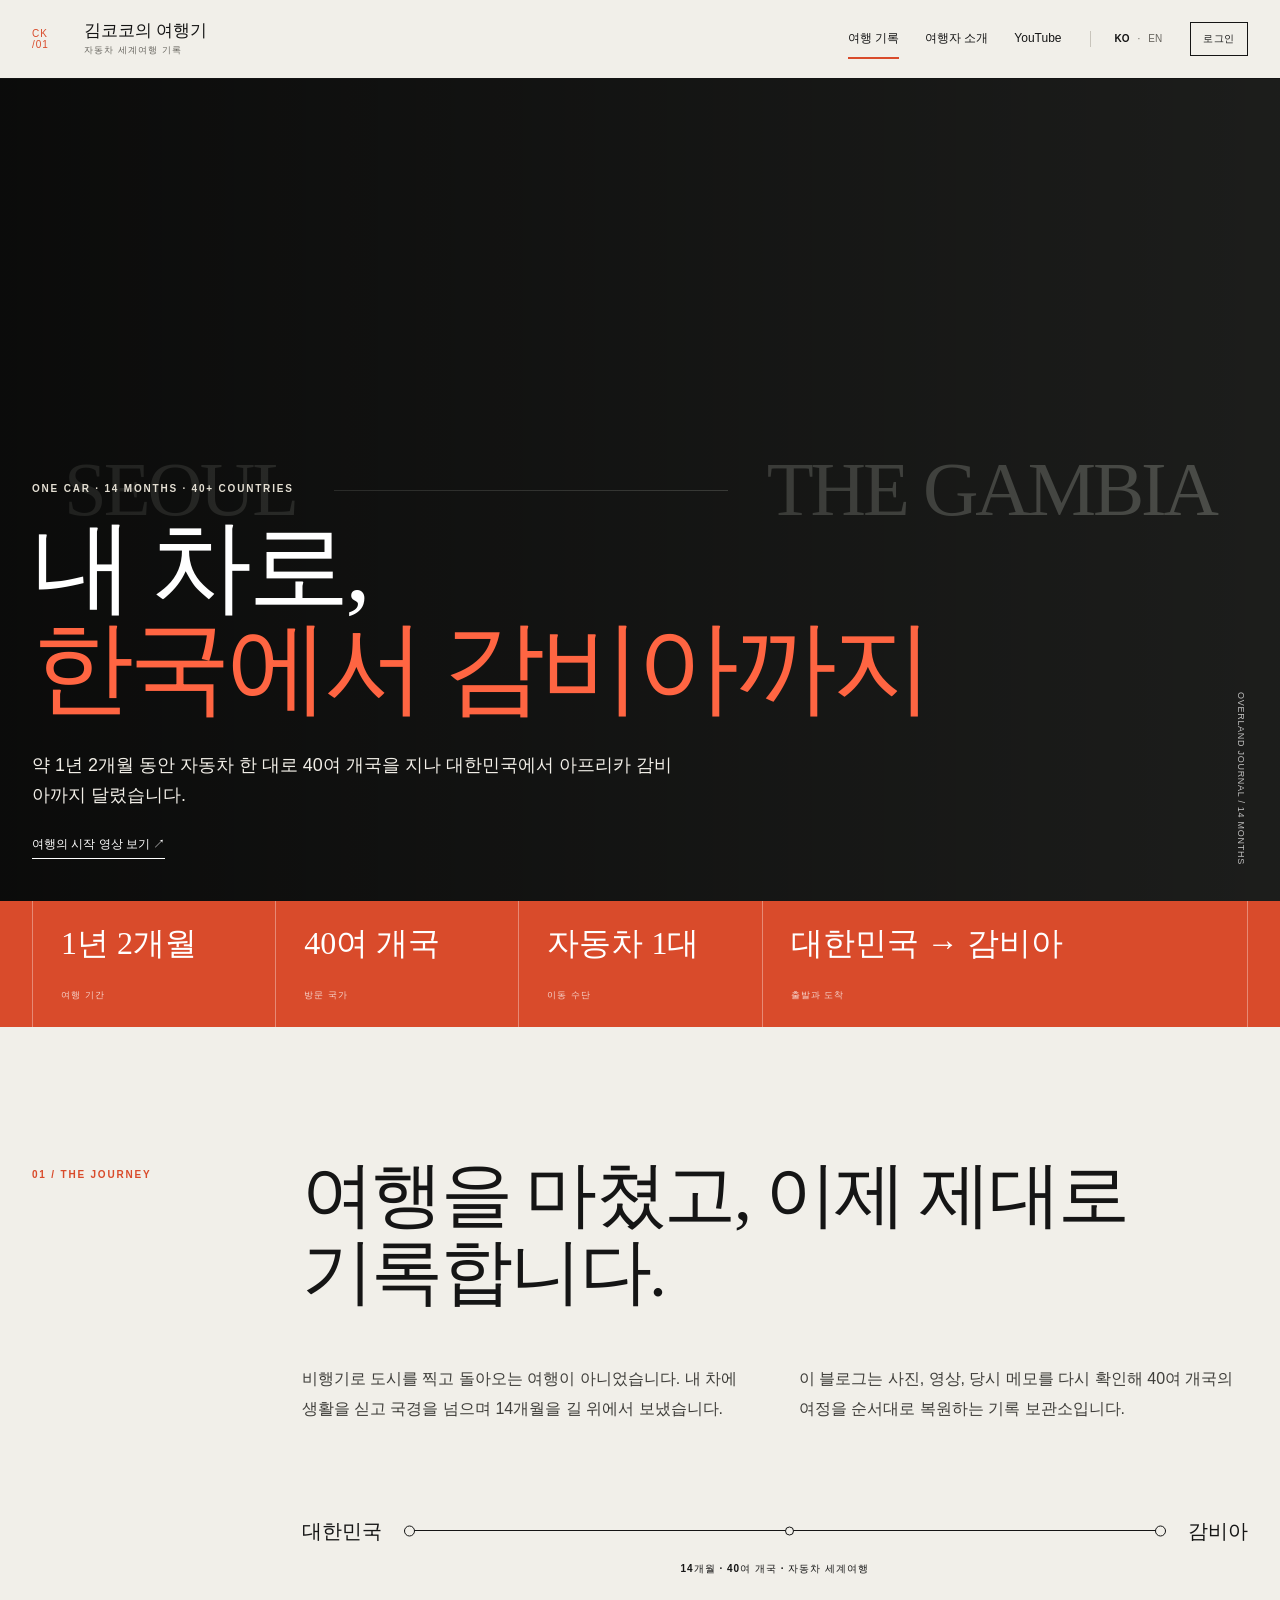
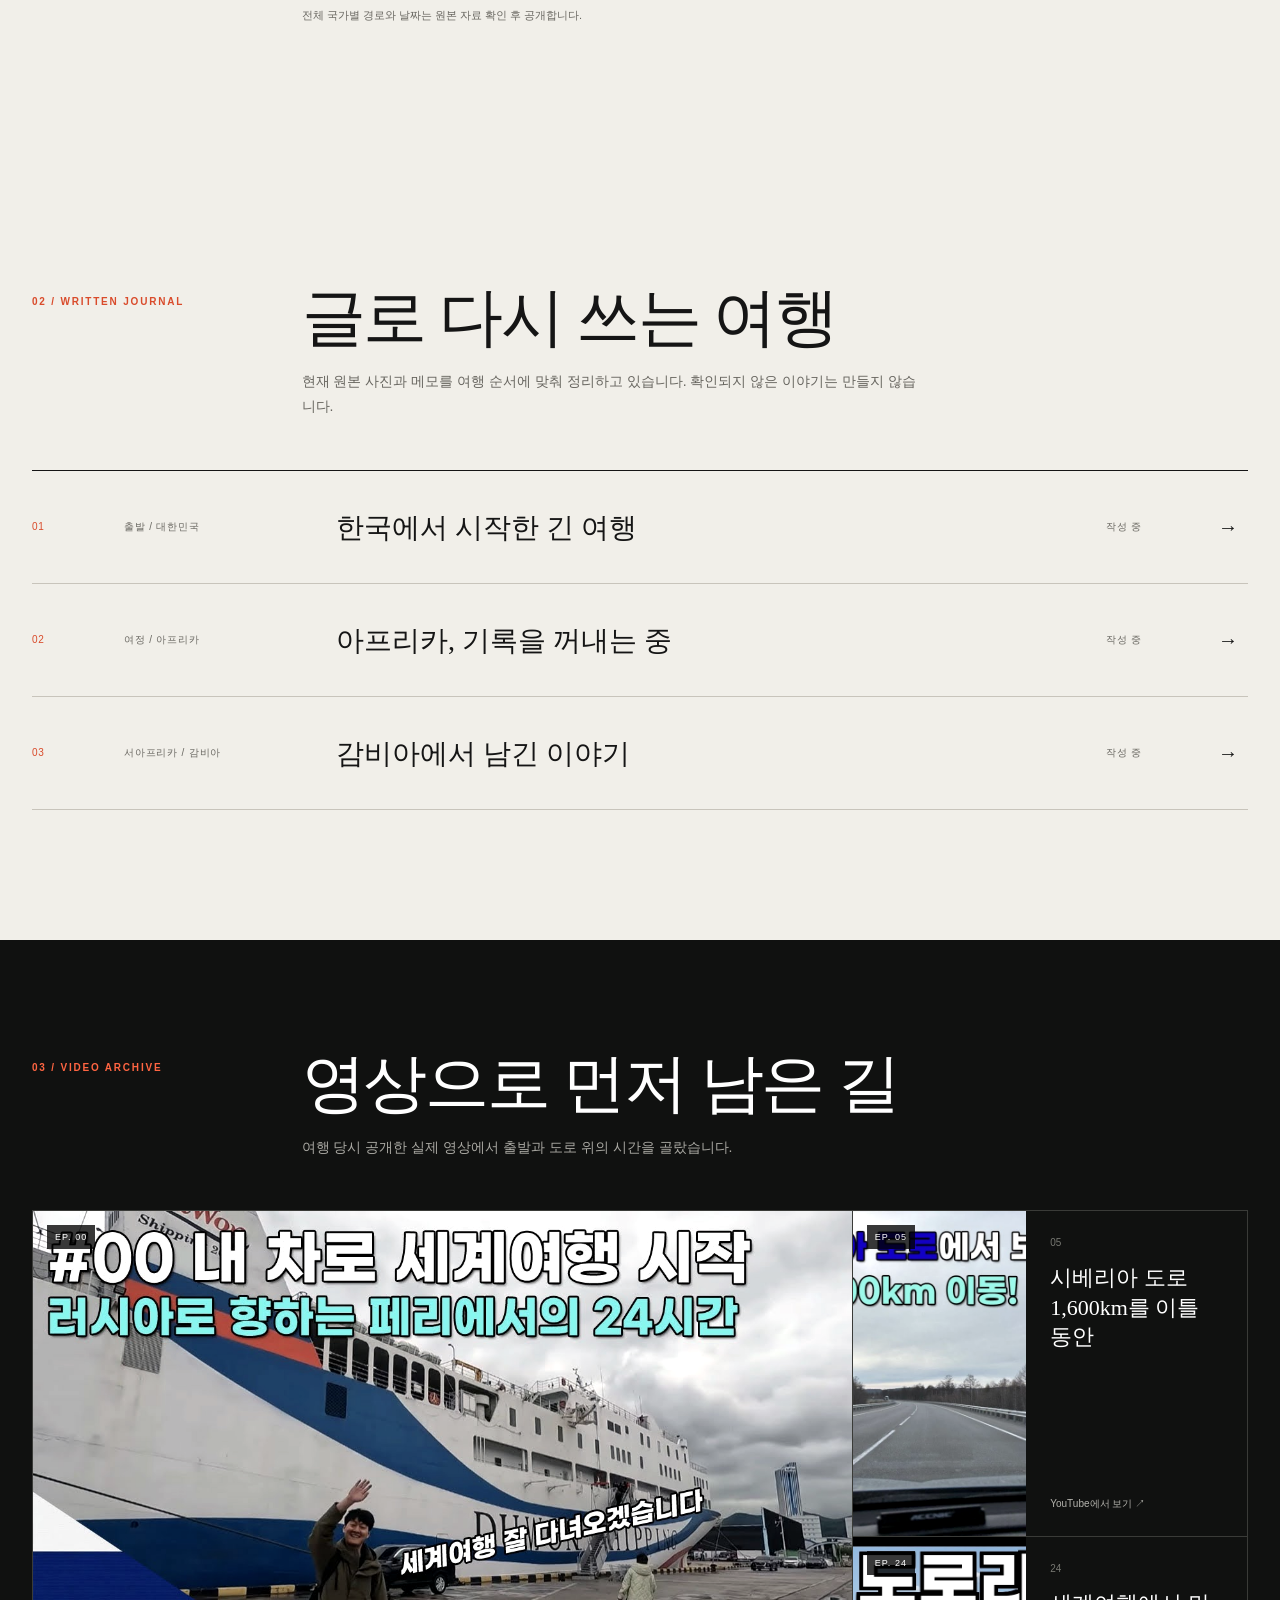
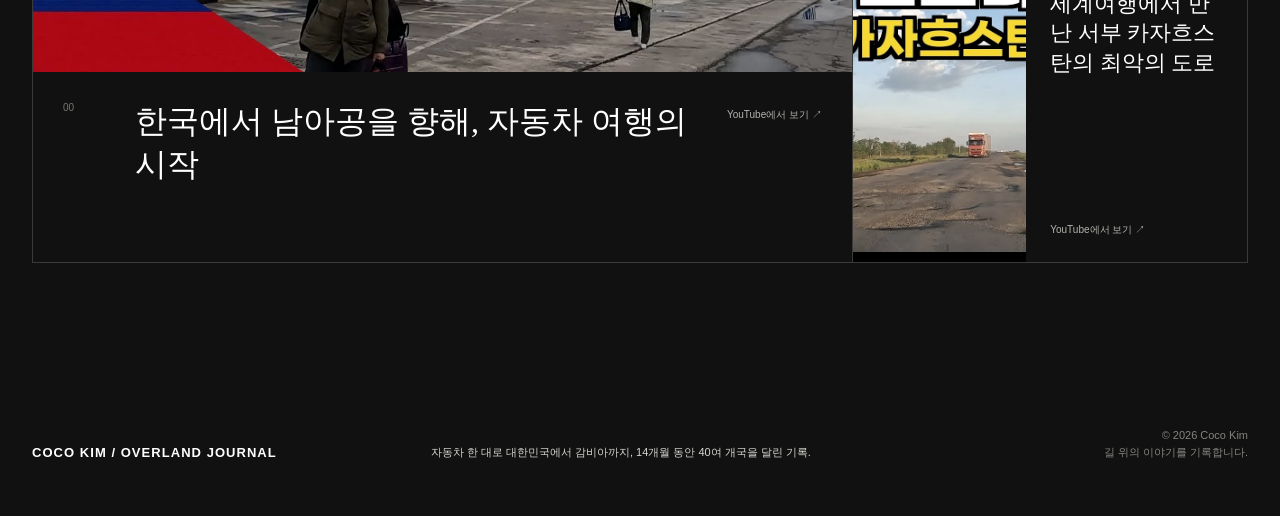
<file: index.html>
<!DOCTYPE html><html lang="ko"><head><meta charset="UTF-8"><meta name="viewport" content="width=device-width"><meta http-equiv="Content-Security-Policy" content="default-src 'self'; script-src 'self'; style-src 'self' 'unsafe-inline' https://fonts.googleapis.com; font-src 'self' https://fonts.gstatic.com; img-src 'self' data: https://uatiuccruclbvessngmr.supabase.co; connect-src 'self' https://uatiuccruclbvessngmr.supabase.co; object-src 'none'; frame-src 'none'; base-uri 'self'; form-action 'self'; upgrade-insecure-requests"><meta name="description" content="자동차로 약 1년 2개월 동안 대한민국에서 아프리카 감비아까지 40여 개국을 여행한 김코코의 기록"><meta name="theme-color" content="#f6f1e8"><meta property="og:title" content="김코코의 여행기"><meta property="og:description" content="자동차로 약 1년 2개월 동안 대한민국에서 아프리카 감비아까지 40여 개국을 여행한 김코코의 기록"><meta property="og:type" content="website"><meta property="og:url" content="https://cocokim1.github.io/"><link rel="canonical" href="https://cocokim1.github.io/"><link rel="alternate" hreflang="en" href="https://cocokim1.github.io/en/"><link rel="alternate" hreflang="ko" href="https://cocokim1.github.io/"><link rel="icon" href="/favicon.svg" type="image/svg+xml"><title>김코코의 여행기</title><link rel="stylesheet" href="/_astro/BaseLayout.C63br9T7.css"></head><body><a class="skip-link" href="#content">본문으로 건너뛰기</a><header class="site-header"><div class="header-inner"><a class="brand" href="/" aria-label="김코코의 여행기 home"><span class="brand-index" aria-hidden="true">CK<br>/01</span><span><strong data-cms-key="global.brand.ko">김코코의 여행기</strong><small data-cms-key="global.tagline.ko">자동차 세계여행 기록</small></span></a><div class="header-actions"><nav aria-label="주요 메뉴"><a class="active" href="/" data-cms-key="global.nav.journal.ko">여행 기록</a><a href="/about/" data-cms-key="global.nav.about.ko">여행자 소개</a><a href="https://www.youtube.com/@CocoKimTravels" target="_blank" rel="noreferrer" data-cms-key="global.youtube.url" data-cms-attr="href">YouTube<span class="sr-only"> 새 창</span></a></nav><div class="language-switch" aria-label="언어 선택"><a class="active" href="/" lang="ko" aria-current="page">KO</a><span aria-hidden="true">·</span><a href="/en/" lang="en">EN</a></div><a class="admin-entry" href="/admin/" aria-label="관리자 로그인">로그인</a></div></div></header><main id="content"><section class="journey-hero"><div class="hero-placeholder" aria-hidden="true" data-cms-key="home.hero.image" data-cms-attr="background"><span>SEOUL</span><i></i><span>THE GAMBIA</span></div><div class="hero-shade"></div><div class="hero-inner shell"><p class="hero-kicker" data-cms-key="home.hero.kicker">ONE CAR · 14 MONTHS · 40+ COUNTRIES</p><h1><span data-cms-key="home.hero.title.ko">내 차로,</span><br><em data-cms-key="home.hero.emphasis.ko">한국에서 감비아까지</em></h1><p class="hero-lead" data-cms-key="home.hero.lead.ko">약 1년 2개월 동안 자동차 한 대로 40여 개국을 지나 대한민국에서 아프리카 감비아까지 달렸습니다.</p><a class="text-link text-link-light" href="https://www.youtube.com/watch?v=zLHWSSAx2ds" target="_blank" rel="noreferrer" data-cms-key="home.hero.link" data-cms-attr="href"><span data-cms-key="home.hero.linklabel.ko">여행의 시작 영상 보기</span> ↗</a><p class="image-credit" data-cms-key="home.hero.credit">OVERLAND JOURNAL / 14 MONTHS</p></div></section><section class="fact-strip" aria-label="여행 핵심 정보"><dl class="shell"><div><dt data-cms-key="home.fact.durationlabel.ko">여행 기간</dt><dd data-cms-key="home.fact.duration.ko">1년 2개월</dd></div><div><dt data-cms-key="home.fact.countrieslabel.ko">방문 국가</dt><dd data-cms-key="home.fact.countries.ko">40여 개국</dd></div><div><dt data-cms-key="home.fact.vehiclelabel.ko">이동 수단</dt><dd data-cms-key="home.fact.vehicle.ko">자동차 1대</dd></div><div><dt data-cms-key="home.fact.routelabel.ko">출발과 도착</dt><dd data-cms-key="home.fact.route.ko">대한민국 → 감비아</dd></div></dl></section><section class="journey-statement shell"><p class="section-code">01 / <span data-cms-key="home.intro.label.ko">THE JOURNEY</span></p><div class="statement-body"><h2 data-cms-key="home.intro.title.ko">여행을 마쳤고, 이제 제대로 기록합니다.</h2><div class="statement-copy"><p data-cms-key="home.intro.p1.ko">비행기로 도시를 찍고 돌아오는 여행이 아니었습니다. 내 차에 생활을 싣고 국경을 넘으며 14개월을 길 위에서 보냈습니다.</p><p data-cms-key="home.intro.p2.ko">이 블로그는 사진, 영상, 당시 메모를 다시 확인해 40여 개국의 여정을 순서대로 복원하는 기록 보관소입니다.</p></div><div class="route-axis" aria-label="대한민국 → 감비아"><strong data-cms-key="home.route.start.ko">대한민국</strong><span><i></i></span><strong data-cms-key="home.route.end.ko">감비아</strong></div><p class="route-middle" data-cms-key="home.route.middle.ko">14개월 · 40여 개국 · 자동차 세계여행</p><p class="route-note" data-cms-key="home.route.note.ko">전체 국가별 경로와 날짜는 원본 자료 확인 후 공개합니다.</p></div></section><section class="written-journal shell" id="journey"><header class="journal-header"><p class="section-code">02 / <span data-cms-key="home.journal.label.ko">WRITTEN JOURNAL</span></p><div><h2 data-cms-key="home.journal.title.ko">글로 다시 쓰는 여행</h2><p data-cms-key="home.journal.note.ko">현재 원본 사진과 메모를 여행 순서에 맞춰 정리하고 있습니다. 확인되지 않은 이야기는 만들지 않습니다.</p></div></header><ol class="journal-list" data-cms-post-list><li data-post-slug="00-journey-begins"><a href="/travel/00-journey-begins/" aria-label="한국에서 시작한 긴 여행 읽기"><span class="journal-number">01</span><span class="journal-place">출발 / 대한민국</span><span class="journal-title">한국에서 시작한 긴 여행</span><span class="journal-status">작성 중</span><span class="journal-arrow">→</span></a></li><li data-post-slug="01-africa"><a href="/travel/01-africa/" aria-label="아프리카, 기록을 꺼내는 중 읽기"><span class="journal-number">02</span><span class="journal-place">여정 / 아프리카</span><span class="journal-title">아프리카, 기록을 꺼내는 중</span><span class="journal-status">작성 중</span><span class="journal-arrow">→</span></a></li><li data-post-slug="02-gambia"><a href="/travel/02-gambia/" aria-label="감비아에서 남긴 이야기 읽기"><span class="journal-number">03</span><span class="journal-place">서아프리카 / 감비아</span><span class="journal-title">감비아에서 남긴 이야기</span><span class="journal-status">작성 중</span><span class="journal-arrow">→</span></a></li></ol></section><section class="video-archive"><div class="shell"><header class="archive-header"><p class="section-code">03 / <span data-cms-key="home.video.label.ko">VIDEO ARCHIVE</span></p><div><h2 data-cms-key="home.video.title.ko">영상으로 먼저 남은 길</h2><p data-cms-key="home.video.intro.ko">여행 당시 공개한 실제 영상에서 출발과 도로 위의 시간을 골랐습니다.</p></div></header><div class="video-grid"><article class="video-entry featured"><a href="https://www.youtube.com/watch?v=zLHWSSAx2ds" target="_blank" rel="noreferrer" data-cms-key="home.video.00.url" data-cms-attr="href"><div class="video-image"><img src="/images/journey/hero.jpg" alt="" loading="lazy" data-cms-key="home.video.00.image" data-cms-attr="src"><span>EP. 00</span></div><div class="video-copy"><p>00</p><h3 data-cms-key="home.video.00.title.ko">한국에서 남아공을 향해, 자동차 여행의 시작</h3><span><span data-cms-key="home.video.watch.ko">YouTube에서 보기</span> ↗</span></div></a></article><article class="video-entry"><a href="https://www.youtube.com/watch?v=GYE4Di8d1XQ" target="_blank" rel="noreferrer" data-cms-key="home.video.05.url" data-cms-attr="href"><div class="video-image"><img src="/images/journey/siberia.jpg" alt="" loading="lazy" data-cms-key="home.video.05.image" data-cms-attr="src"><span>EP. 05</span></div><div class="video-copy"><p>05</p><h3 data-cms-key="home.video.05.title.ko">시베리아 도로 1,600km를 이틀 동안</h3><span><span data-cms-key="home.video.watch.ko">YouTube에서 보기</span> ↗</span></div></a></article><article class="video-entry"><a href="https://www.youtube.com/watch?v=7oRPin5ScSc" target="_blank" rel="noreferrer" data-cms-key="home.video.24.url" data-cms-attr="href"><div class="video-image"><img src="/images/journey/road.jpg" alt="" loading="lazy" data-cms-key="home.video.24.image" data-cms-attr="src"><span>EP. 24</span></div><div class="video-copy"><p>24</p><h3 data-cms-key="home.video.24.title.ko">세계여행에서 만난 서부 카자흐스탄의 최악의 도로</h3><span><span data-cms-key="home.video.watch.ko">YouTube에서 보기</span> ↗</span></div></a></article></div></div></section></main><footer class="site-footer"><div class="footer-inner"><p class="footer-wordmark" data-cms-key="global.footer.wordmark">COCO KIM / OVERLAND JOURNAL</p><p data-cms-key="global.footer.ko">자동차 한 대로 대한민국에서 감비아까지, 14개월 동안 40여 개국을 달린 기록.</p><p class="copyright">© 2026 Coco Kim<br><span data-cms-key="global.footer.copy.ko">길 위의 이야기를 기록합니다.</span></p></div></footer><script type="module" src="/_astro/BaseLayout.astro_astro_type_script_index_0_lang.DFwBS9v-.js"></script></body></html>
</file>
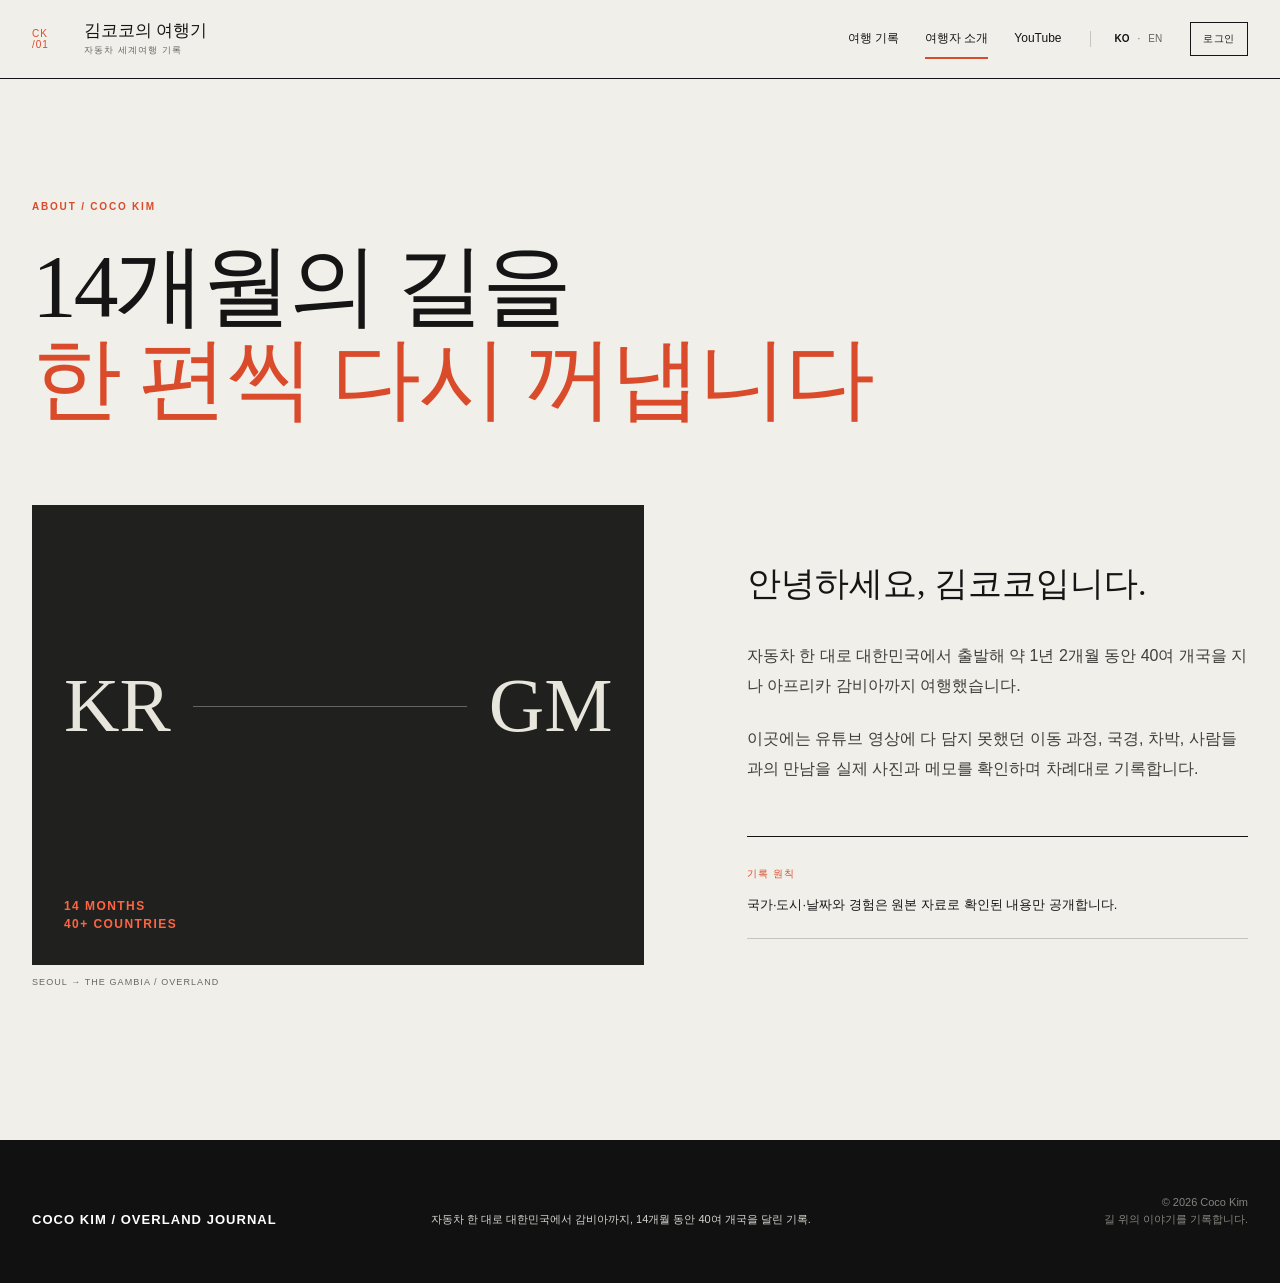
<file: about/index.html>
<!DOCTYPE html><html lang="ko"><head><meta charset="UTF-8"><meta name="viewport" content="width=device-width"><meta http-equiv="Content-Security-Policy" content="default-src 'self'; script-src 'self'; style-src 'self' 'unsafe-inline' https://fonts.googleapis.com; font-src 'self' https://fonts.gstatic.com; img-src 'self' data: https://uatiuccruclbvessngmr.supabase.co; connect-src 'self' https://uatiuccruclbvessngmr.supabase.co; object-src 'none'; frame-src 'none'; base-uri 'self'; form-action 'self'; upgrade-insecure-requests"><meta name="description" content="자동차로 14개월 동안 40여 개국을 여행한 김코코와 여행 기록 소개"><meta name="theme-color" content="#f6f1e8"><meta property="og:title" content="여행자 소개 | 김코코의 여행기"><meta property="og:description" content="자동차로 14개월 동안 40여 개국을 여행한 김코코와 여행 기록 소개"><meta property="og:type" content="website"><meta property="og:url" content="https://cocokim1.github.io/about/"><link rel="canonical" href="https://cocokim1.github.io/about/"><link rel="alternate" hreflang="en" href="https://cocokim1.github.io/en/about/"><link rel="alternate" hreflang="ko" href="https://cocokim1.github.io/about/"><link rel="icon" href="/favicon.svg" type="image/svg+xml"><title>여행자 소개 | 김코코의 여행기</title><link rel="stylesheet" href="/_astro/BaseLayout.C63br9T7.css"></head><body><a class="skip-link" href="#content">본문으로 건너뛰기</a><header class="site-header"><div class="header-inner"><a class="brand" href="/" aria-label="김코코의 여행기 home"><span class="brand-index" aria-hidden="true">CK<br>/01</span><span><strong data-cms-key="global.brand.ko">김코코의 여행기</strong><small data-cms-key="global.tagline.ko">자동차 세계여행 기록</small></span></a><div class="header-actions"><nav aria-label="주요 메뉴"><a href="/" data-cms-key="global.nav.journal.ko">여행 기록</a><a class="active" href="/about/" data-cms-key="global.nav.about.ko">여행자 소개</a><a href="https://www.youtube.com/@CocoKimTravels" target="_blank" rel="noreferrer" data-cms-key="global.youtube.url" data-cms-attr="href">YouTube<span class="sr-only"> 새 창</span></a></nav><div class="language-switch" aria-label="언어 선택"><a class="active" href="/about/" lang="ko" aria-current="page">KO</a><span aria-hidden="true">·</span><a href="/en/about/" lang="en">EN</a></div><a class="admin-entry" href="/admin/" aria-label="관리자 로그인">로그인</a></div></div></header><main id="content"><section class="about-page shell"><p class="section-code" data-cms-key="about.eyebrow">ABOUT / COCO KIM</p><h1><span data-cms-key="about.title.ko">14개월의 길을</span><br><em data-cms-key="about.emphasis.ko">한 편씩 다시 꺼냅니다</em></h1><div class="about-editorial"><figure><div class="about-route-art" aria-hidden="true" data-cms-key="about.image" data-cms-attr="background"><span>KR</span><i></i><span>GM</span><strong>14 MONTHS<br>40+ COUNTRIES</strong></div><figcaption data-cms-key="about.caption">SEOUL → THE GAMBIA / OVERLAND</figcaption></figure><div class="about-copy"><h2 data-cms-key="about.hello.ko">안녕하세요, 김코코입니다.</h2><p data-cms-key="about.p1.ko">자동차 한 대로 대한민국에서 출발해 약 1년 2개월 동안 40여 개국을 지나 아프리카 감비아까지 여행했습니다.</p><p data-cms-key="about.p2.ko">이곳에는 유튜브 영상에 다 담지 못했던 이동 과정, 국경, 차박, 사람들과의 만남을 실제 사진과 메모를 확인하며 차례대로 기록합니다.</p><aside><strong data-cms-key="about.noticetitle.ko">기록 원칙</strong><p data-cms-key="about.noticetext.ko">국가·도시·날짜와 경험은 원본 자료로 확인된 내용만 공개합니다.</p></aside></div></div></section></main><footer class="site-footer"><div class="footer-inner"><p class="footer-wordmark" data-cms-key="global.footer.wordmark">COCO KIM / OVERLAND JOURNAL</p><p data-cms-key="global.footer.ko">자동차 한 대로 대한민국에서 감비아까지, 14개월 동안 40여 개국을 달린 기록.</p><p class="copyright">© 2026 Coco Kim<br><span data-cms-key="global.footer.copy.ko">길 위의 이야기를 기록합니다.</span></p></div></footer><script type="module" src="/_astro/BaseLayout.astro_astro_type_script_index_0_lang.DFwBS9v-.js"></script></body></html>
</file>
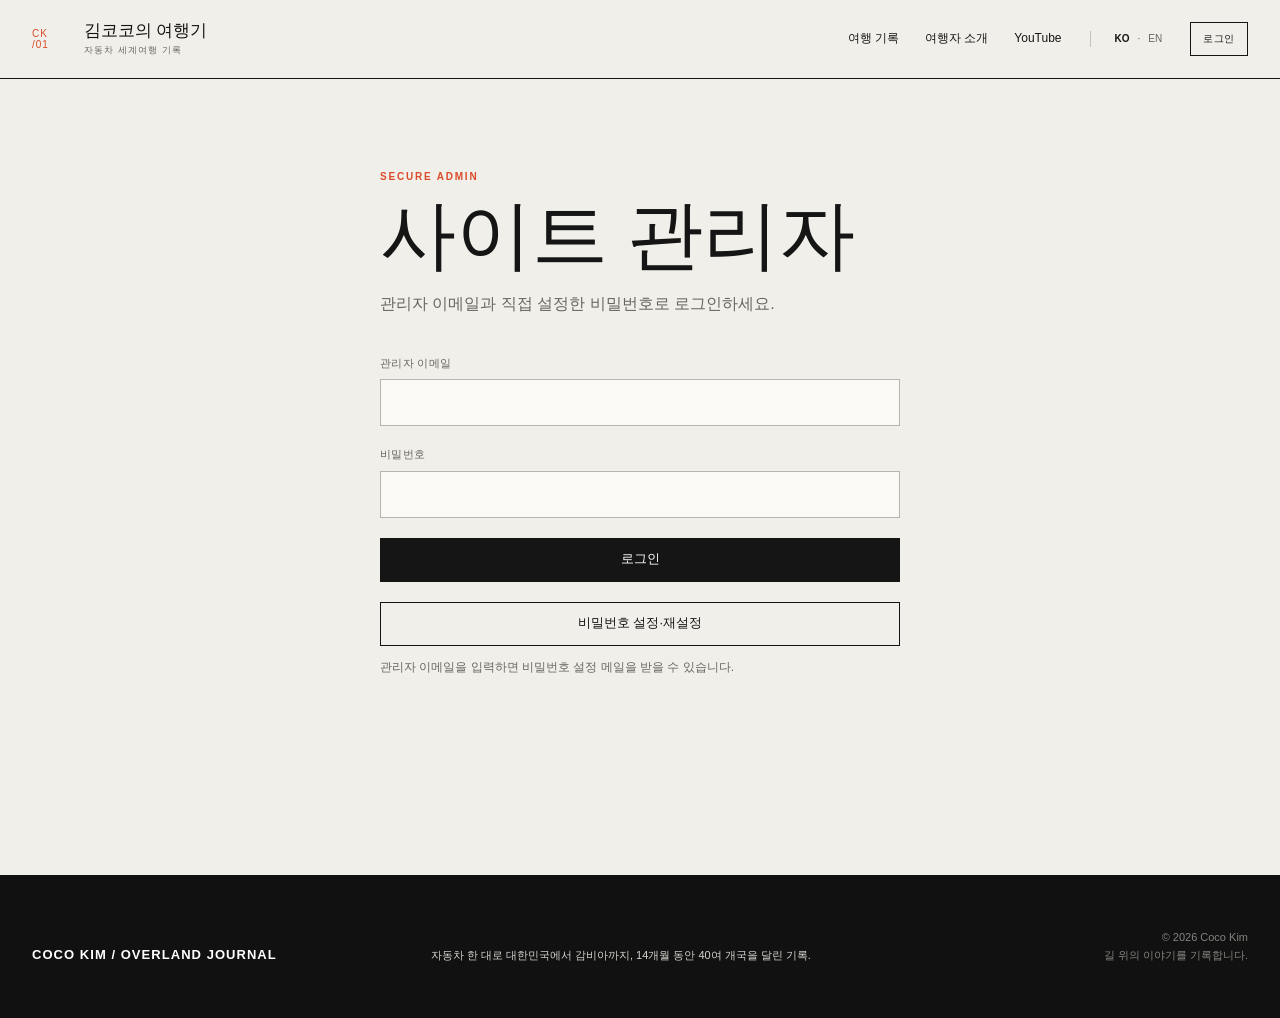
<file: admin/index.html>
<!DOCTYPE html><html lang="ko"><head><meta charset="UTF-8"><meta name="viewport" content="width=device-width"><meta http-equiv="Content-Security-Policy" content="default-src 'self'; script-src 'self'; style-src 'self' 'unsafe-inline' https://fonts.googleapis.com; font-src 'self' https://fonts.gstatic.com; img-src 'self' data: https://uatiuccruclbvessngmr.supabase.co; connect-src 'self' https://uatiuccruclbvessngmr.supabase.co; object-src 'none'; frame-src 'none'; base-uri 'self'; form-action 'self'; upgrade-insecure-requests"><meta name="description" content="김코코의 여행기 관리자 페이지"><meta name="robots" content="noindex, nofollow, noarchive"><meta name="theme-color" content="#f6f1e8"><meta property="og:title" content="관리자 | 김코코의 여행기"><meta property="og:description" content="김코코의 여행기 관리자 페이지"><meta property="og:type" content="website"><meta property="og:url" content="https://cocokim1.github.io/admin/"><link rel="canonical" href="https://cocokim1.github.io/admin/"><link rel="alternate" hreflang="en" href="https://cocokim1.github.io/admin/"><link rel="alternate" hreflang="ko" href="https://cocokim1.github.io/admin/"><link rel="icon" href="/favicon.svg" type="image/svg+xml"><title>관리자 | 김코코의 여행기</title><link rel="stylesheet" href="/_astro/index.ChnaMbv8.css"><link rel="stylesheet" href="/_astro/BaseLayout.C63br9T7.css"></head><body><a class="skip-link" href="#content">본문으로 건너뛰기</a><header class="site-header"><div class="header-inner"><a class="brand" href="/" aria-label="김코코의 여행기 home"><span class="brand-index" aria-hidden="true">CK<br>/01</span><span><strong data-cms-key="global.brand.ko">김코코의 여행기</strong><small data-cms-key="global.tagline.ko">자동차 세계여행 기록</small></span></a><div class="header-actions"><nav aria-label="주요 메뉴"><a href="/" data-cms-key="global.nav.journal.ko">여행 기록</a><a href="/about/" data-cms-key="global.nav.about.ko">여행자 소개</a><a href="https://www.youtube.com/@CocoKimTravels" target="_blank" rel="noreferrer" data-cms-key="global.youtube.url" data-cms-attr="href">YouTube<span class="sr-only"> 새 창</span></a></nav><div class="language-switch" aria-label="언어 선택"><a class="active" href="/admin/" lang="ko" aria-current="page">KO</a><span aria-hidden="true">·</span><a href="/admin/" lang="en">EN</a></div><a class="admin-entry" href="/admin/" aria-label="관리자 로그인">로그인</a></div></div></header><main id="content"><main class="admin-page"><section class="admin-login" data-admin-login><p class="section-code">SECURE ADMIN</p><h1>사이트 관리자</h1><p>관리자 이메일과 직접 설정한 비밀번호로 로그인하세요.</p><form><label>관리자 이메일<input type="email" name="email" autocomplete="username" required></label><label>비밀번호<input type="password" name="password" autocomplete="current-password" minlength="10" required></label><button type="submit">로그인</button><button type="button" class="secondary" data-admin-recovery>비밀번호 설정·재설정</button><p class="login-help">관리자 이메일을 입력하면 비밀번호 설정 메일을 받을 수 있습니다.</p><p role="status"></p></form><aside data-admin-setup hidden><strong>Supabase 연결이 필요합니다.</strong><p>프로젝트 연결 후 관리자 로그인이 활성화됩니다.</p></aside></section><section class="admin-dashboard" data-admin-dashboard hidden><header><div><p class="section-code">CONTENT MANAGEMENT</p><h1>관리자 대시보드</h1></div><button type="button" data-admin-signout>로그아웃</button></header><section class="admin-account" data-admin-account><h2>관리자 비밀번호 설정</h2><p>처음 로그인했습니다. 앞으로 사용할 비밀번호를 먼저 설정하세요.</p><form data-admin-password><label>새 비밀번호<input type="password" name="password" minlength="10" autocomplete="new-password" required></label><label>비밀번호 확인<input type="password" name="confirm_password" minlength="10" autocomplete="new-password" required></label><button type="submit">비밀번호 저장</button><p role="status"></p></form></section><div data-admin-content hidden><nav class="admin-tabs" aria-label="관리 메뉴"><button data-tab="content" class="active">화면 문구·사진</button><button data-tab="posts">게시물</button><button data-tab="media">이미지</button><button data-tab="comments">댓글</button></nav><section class="admin-panel active" data-panel="content"><header><h2>사이트 전체 문구·사진</h2><p>페이지와 영역별로 수정한 뒤 저장하세요.</p></header><div data-content-fields></div><button class="admin-save" type="button" data-save-content>전체 변경 저장</button><p data-content-status role="status"></p></section><section class="admin-panel" data-panel="posts"><header><div><h2>게시물 관리</h2><p>새 글을 쓰거나 기존 글을 눌러 수정하고 사진을 바로 추가할 수 있습니다.</p></div><button type="button" data-new-post>새 글 작성</button></header><div class="admin-split"><aside class="post-index"><h3>작성한 글</h3><div data-post-list></div></aside><form data-post-form hidden><header class="post-editor-header"><div><p class="section-code">POST EDITOR</p><h3 data-post-editor-title>새 글 작성</h3></div><button type="button" class="secondary" data-cancel-post>닫기</button></header><input type="hidden" name="id"><label>언어<select name="language"><option value="ko">한국어</option><option value="en">English</option></select></label><label>주소용 이름<input name="slug" required pattern="[a-z0-9-]+" placeholder="예: russia-siberia"><small>영문 소문자·숫자·하이픈만 사용하세요.</small></label><label>제목<input name="title" required></label><label>요약<textarea name="excerpt" rows="3"></textarea></label><section class="post-photo-tools" aria-labelledby="post-photo-title"><h4 id="post-photo-title">사진 추가</h4><div class="post-upload-row"><label>대표사진 파일<input type="file" accept="image/jpeg,image/png,image/webp,image/avif" data-cover-file></label><button type="button" class="secondary" data-cover-upload>대표사진 업로드</button></div><label>대표사진 URL<input name="cover_url" type="url" placeholder="업로드하면 자동 입력됩니다."></label><img data-cover-preview alt="대표사진 미리보기" hidden><div class="post-upload-row"><label>본문 사진 파일<input type="file" accept="image/jpeg,image/png,image/webp,image/avif" data-body-image-file></label><label>사진 설명<input data-body-image-alt maxlength="200" placeholder="예: 사하라 사막의 자동차"></label><button type="button" class="secondary" data-body-image-upload>본문에 사진 추가</button></div><p class="form-help">본문 커서 위치에 사진이 삽입됩니다. 사진 설명은 화면 낭독과 캡션에 사용됩니다.</p><p data-post-image-status role="status"></p></section><label>본문<textarea name="body" rows="18" required placeholder="여행 이야기를 입력하세요. 문단 사이에는 빈 줄을 넣으면 됩니다."></textarea><small>문단 사이에 빈 줄을 넣으세요. 사진은 위의 ‘본문에 사진 추가’ 버튼으로 넣습니다.</small></label><div class="admin-two"><label>국가<input name="country"></label><label>지역<input name="region"></label></div><label>상태<select name="status"><option value="draft">초안 — 나만 편집</option><option value="published">공개 — 사이트에 표시</option></select></label><div class="post-editor-actions"><button type="submit">글 저장</button><button type="button" class="danger" data-delete-post>글 삭제</button></div><p role="status"></p></form></div></section><section class="admin-panel" data-panel="media"><header><h2>이미지 보관함</h2><p>JPG, PNG, WEBP, AVIF · 최대 8MB</p></header><form data-media-form><label>이미지 선택<input type="file" name="file" accept="image/jpeg,image/png,image/webp,image/avif" required></label><label>대체 설명<input name="alt_text" maxlength="200"></label><button type="submit">업로드</button><p role="status"></p></form><div class="media-grid" data-media-list></div></section><section class="admin-panel" data-panel="comments"><header><h2>댓글 관리</h2><p>등록된 댓글을 숨기거나 다시 공개하고 삭제할 수 있습니다.</p></header><div data-comment-list></div></section></div></section></main></main><footer class="site-footer"><div class="footer-inner"><p class="footer-wordmark" data-cms-key="global.footer.wordmark">COCO KIM / OVERLAND JOURNAL</p><p data-cms-key="global.footer.ko">자동차 한 대로 대한민국에서 감비아까지, 14개월 동안 40여 개국을 달린 기록.</p><p class="copyright">© 2026 Coco Kim<br><span data-cms-key="global.footer.copy.ko">길 위의 이야기를 기록합니다.</span></p></div></footer><script type="module" src="/_astro/BaseLayout.astro_astro_type_script_index_0_lang.DFwBS9v-.js"></script></body></html><script type="module" src="/_astro/AdminPage.astro_astro_type_script_index_0_lang.BbgjDMX-.js"></script>
</file>
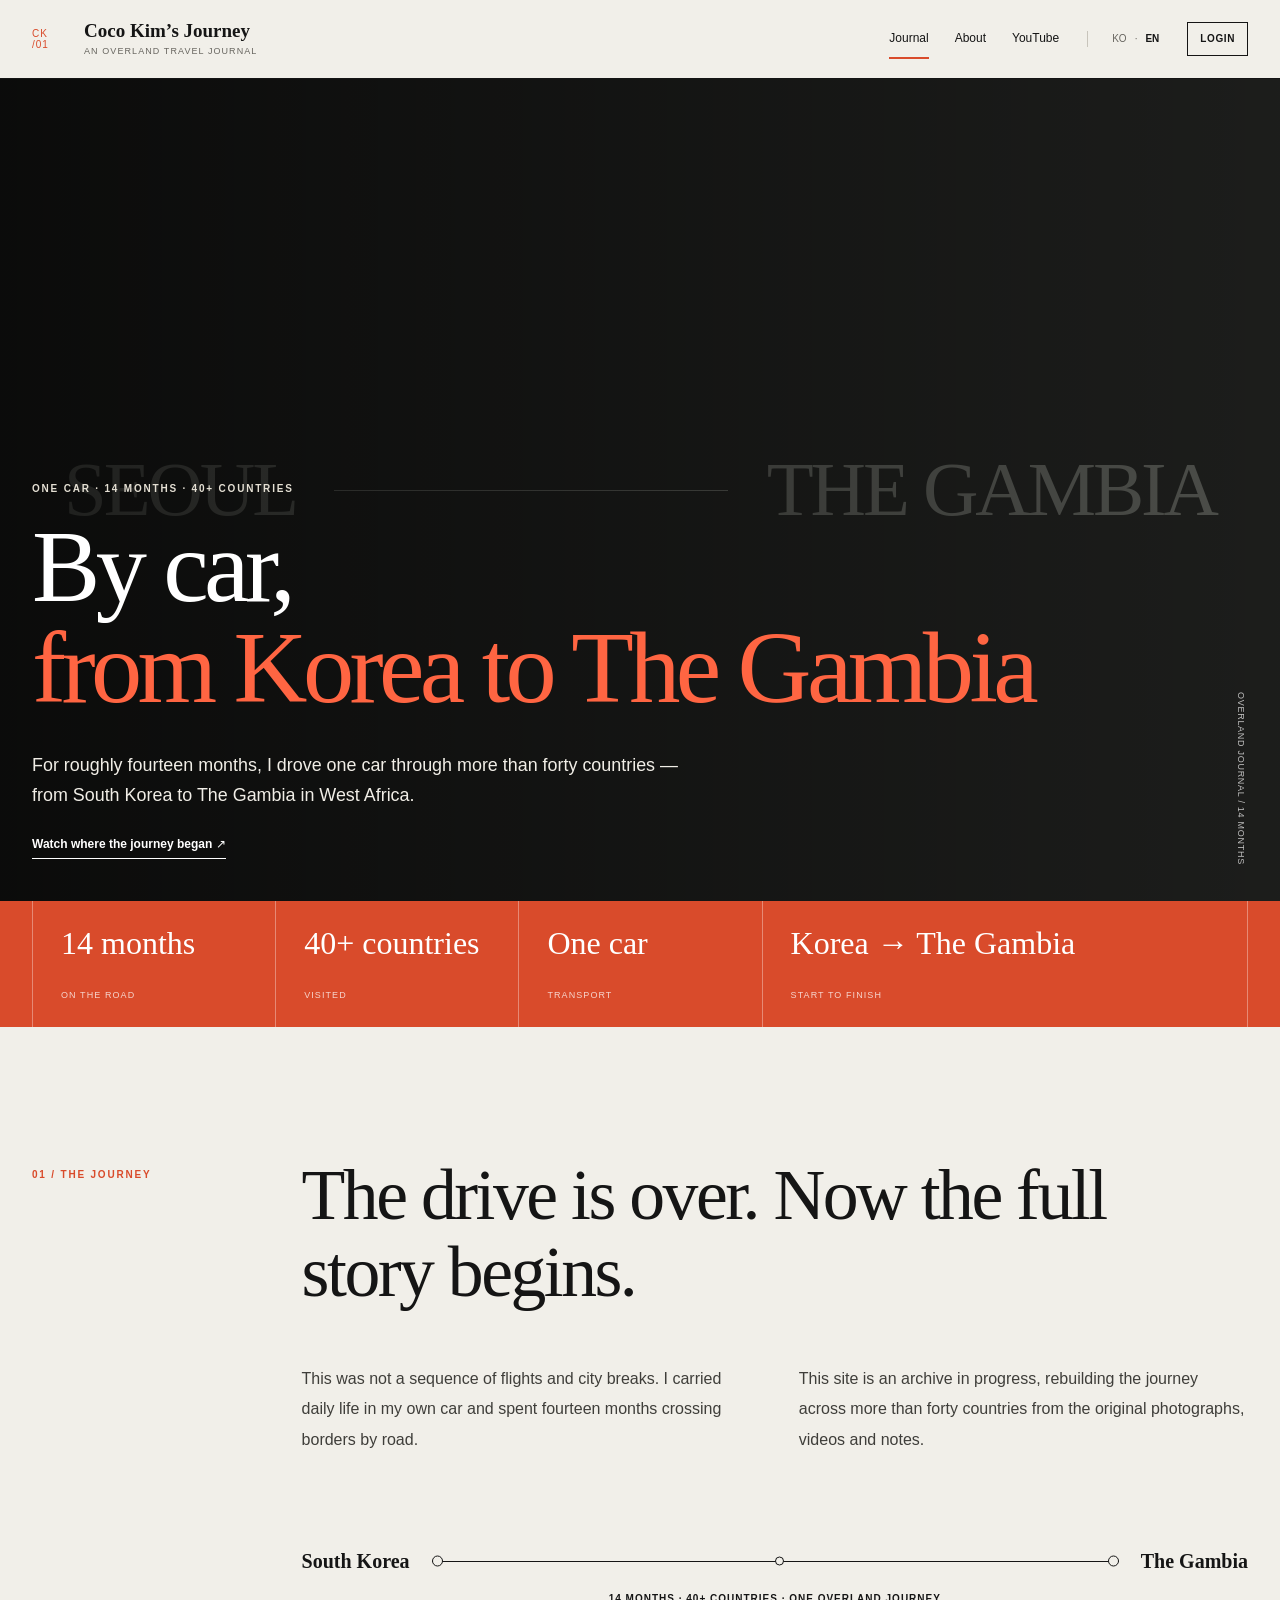
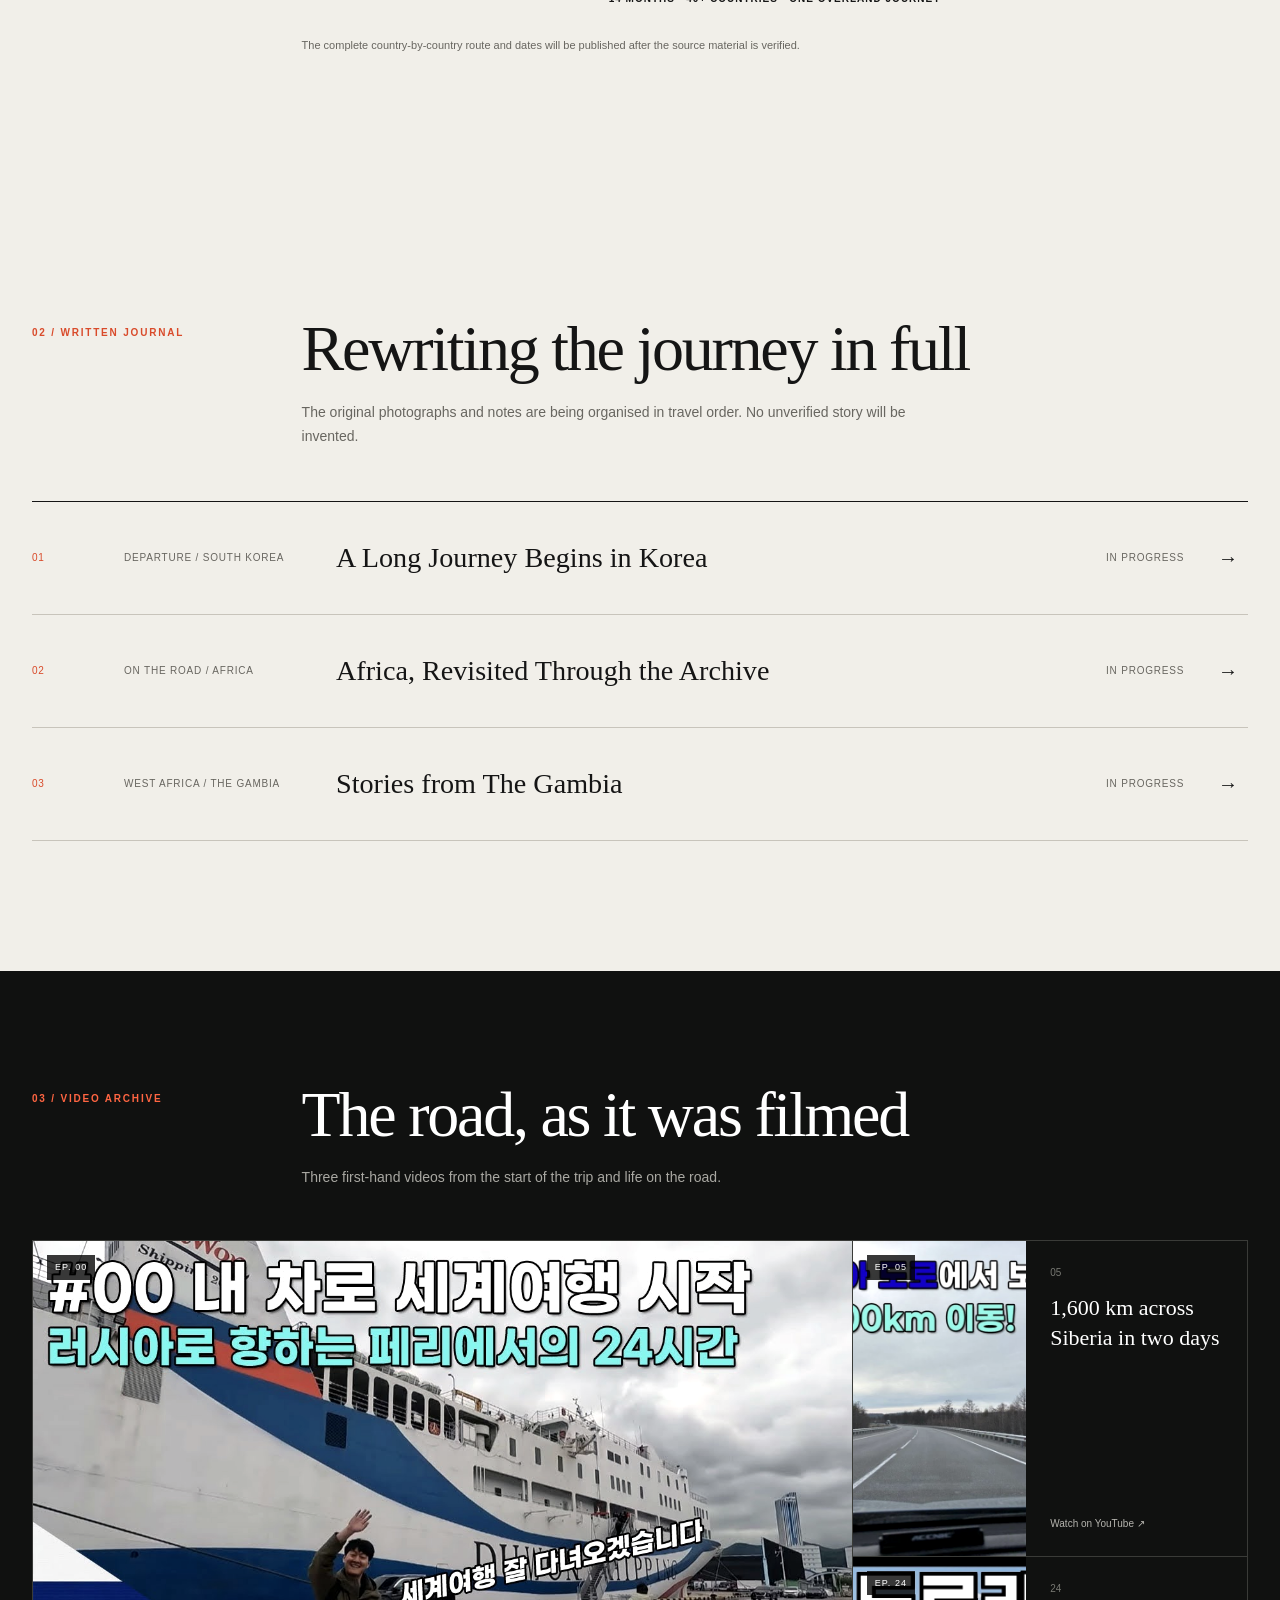
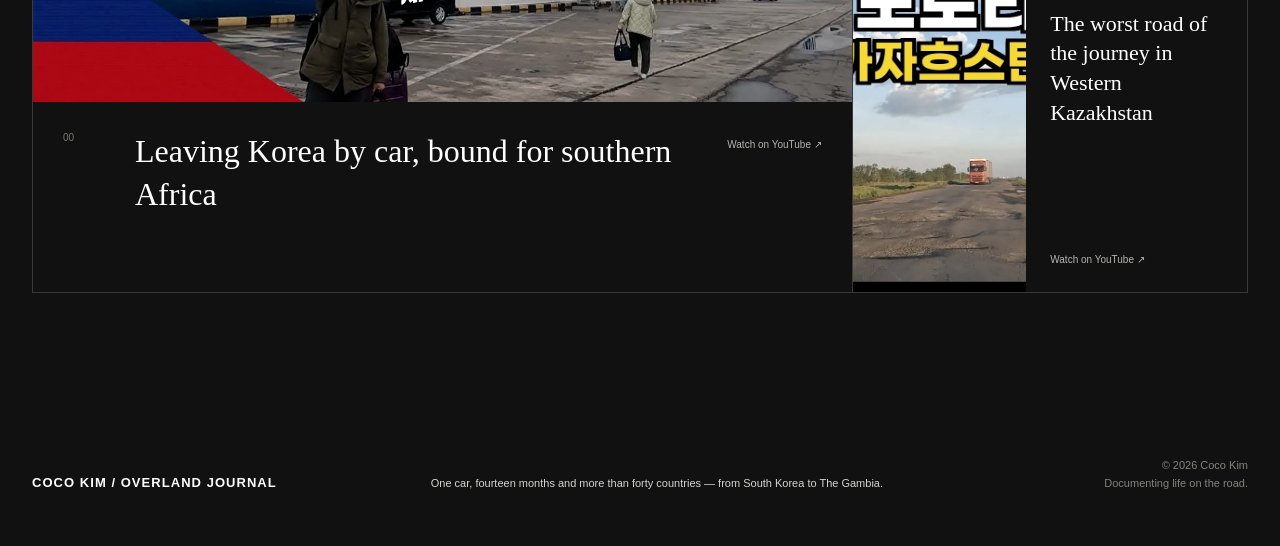
<file: en/index.html>
<!DOCTYPE html><html lang="en"><head><meta charset="UTF-8"><meta name="viewport" content="width=device-width"><meta http-equiv="Content-Security-Policy" content="default-src 'self'; script-src 'self'; style-src 'self' 'unsafe-inline' https://fonts.googleapis.com; font-src 'self' https://fonts.gstatic.com; img-src 'self' data: https://uatiuccruclbvessngmr.supabase.co; connect-src 'self' https://uatiuccruclbvessngmr.supabase.co; object-src 'none'; frame-src 'none'; base-uri 'self'; form-action 'self'; upgrade-insecure-requests"><meta name="description" content="Coco Kim’s 14-month overland journey by car across more than 40 countries, from South Korea to The Gambia"><meta name="theme-color" content="#f6f1e8"><meta property="og:title" content="Coco Kim’s Journey"><meta property="og:description" content="Coco Kim’s 14-month overland journey by car across more than 40 countries, from South Korea to The Gambia"><meta property="og:type" content="website"><meta property="og:url" content="https://cocokim1.github.io/en/"><link rel="canonical" href="https://cocokim1.github.io/en/"><link rel="alternate" hreflang="ko" href="https://cocokim1.github.io/"><link rel="alternate" hreflang="en" href="https://cocokim1.github.io/en/"><link rel="icon" href="/favicon.svg" type="image/svg+xml"><title>Coco Kim’s Journey</title><link rel="stylesheet" href="/_astro/BaseLayout.C63br9T7.css"></head><body><a class="skip-link" href="#content">Skip to content</a><header class="site-header"><div class="header-inner"><a class="brand" href="/en/" aria-label="Coco Kim’s Journey home"><span class="brand-index" aria-hidden="true">CK<br>/01</span><span><strong data-cms-key="global.brand.en">Coco Kim’s Journey</strong><small data-cms-key="global.tagline.en">An overland travel journal</small></span></a><div class="header-actions"><nav aria-label="Main navigation"><a class="active" href="/en/" data-cms-key="global.nav.journal.en">Journal</a><a href="/en/about/" data-cms-key="global.nav.about.en">About</a><a href="https://www.youtube.com/@CocoKimTravels" target="_blank" rel="noreferrer" data-cms-key="global.youtube.url" data-cms-attr="href">YouTube<span class="sr-only"> opens in a new window</span></a></nav><div class="language-switch" aria-label="Choose language"><a href="/" lang="ko">KO</a><span aria-hidden="true">·</span><a class="active" href="/en/" lang="en" aria-current="page">EN</a></div><a class="admin-entry" href="/admin/" aria-label="Administrator login">Login</a></div></div></header><main id="content"><section class="journey-hero"><div class="hero-placeholder" aria-hidden="true" data-cms-key="home.hero.image" data-cms-attr="background"><span>SEOUL</span><i></i><span>THE GAMBIA</span></div><div class="hero-shade"></div><div class="hero-inner shell"><p class="hero-kicker" data-cms-key="home.hero.kicker">ONE CAR · 14 MONTHS · 40+ COUNTRIES</p><h1><span data-cms-key="home.hero.title.en">By car,</span><br><em data-cms-key="home.hero.emphasis.en">from Korea to The Gambia</em></h1><p class="hero-lead" data-cms-key="home.hero.lead.en">For roughly fourteen months, I drove one car through more than forty countries — from South Korea to The Gambia in West Africa.</p><a class="text-link text-link-light" href="https://www.youtube.com/watch?v=zLHWSSAx2ds" target="_blank" rel="noreferrer" data-cms-key="home.hero.link" data-cms-attr="href"><span data-cms-key="home.hero.linklabel.en">Watch where the journey began</span> ↗</a><p class="image-credit" data-cms-key="home.hero.credit">OVERLAND JOURNAL / 14 MONTHS</p></div></section><section class="fact-strip" aria-label="Journey facts"><dl class="shell"><div><dt data-cms-key="home.fact.durationlabel.en">On the road</dt><dd data-cms-key="home.fact.duration.en">14 months</dd></div><div><dt data-cms-key="home.fact.countrieslabel.en">Visited</dt><dd data-cms-key="home.fact.countries.en">40+ countries</dd></div><div><dt data-cms-key="home.fact.vehiclelabel.en">Transport</dt><dd data-cms-key="home.fact.vehicle.en">One car</dd></div><div><dt data-cms-key="home.fact.routelabel.en">Start to finish</dt><dd data-cms-key="home.fact.route.en">Korea → The Gambia</dd></div></dl></section><section class="journey-statement shell"><p class="section-code">01 / <span data-cms-key="home.intro.label.en">THE JOURNEY</span></p><div class="statement-body"><h2 data-cms-key="home.intro.title.en">The drive is over. Now the full story begins.</h2><div class="statement-copy"><p data-cms-key="home.intro.p1.en">This was not a sequence of flights and city breaks. I carried daily life in my own car and spent fourteen months crossing borders by road.</p><p data-cms-key="home.intro.p2.en">This site is an archive in progress, rebuilding the journey across more than forty countries from the original photographs, videos and notes.</p></div><div class="route-axis" aria-label="Korea → The Gambia"><strong data-cms-key="home.route.start.en">South Korea</strong><span><i></i></span><strong data-cms-key="home.route.end.en">The Gambia</strong></div><p class="route-middle" data-cms-key="home.route.middle.en">14 months · 40+ countries · one overland journey</p><p class="route-note" data-cms-key="home.route.note.en">The complete country-by-country route and dates will be published after the source material is verified.</p></div></section><section class="written-journal shell" id="journey"><header class="journal-header"><p class="section-code">02 / <span data-cms-key="home.journal.label.en">WRITTEN JOURNAL</span></p><div><h2 data-cms-key="home.journal.title.en">Rewriting the journey in full</h2><p data-cms-key="home.journal.note.en">The original photographs and notes are being organised in travel order. No unverified story will be invented.</p></div></header><ol class="journal-list" data-cms-post-list><li data-post-slug="00-journey-begins"><a href="/en/travel/00-journey-begins/" aria-label="A Long Journey Begins in Korea Read"><span class="journal-number">01</span><span class="journal-place">Departure / South Korea</span><span class="journal-title">A Long Journey Begins in Korea</span><span class="journal-status">In progress</span><span class="journal-arrow">→</span></a></li><li data-post-slug="01-africa"><a href="/en/travel/01-africa/" aria-label="Africa, Revisited Through the Archive Read"><span class="journal-number">02</span><span class="journal-place">On the road / Africa</span><span class="journal-title">Africa, Revisited Through the Archive</span><span class="journal-status">In progress</span><span class="journal-arrow">→</span></a></li><li data-post-slug="02-gambia"><a href="/en/travel/02-gambia/" aria-label="Stories from The Gambia Read"><span class="journal-number">03</span><span class="journal-place">West Africa / The Gambia</span><span class="journal-title">Stories from The Gambia</span><span class="journal-status">In progress</span><span class="journal-arrow">→</span></a></li></ol></section><section class="video-archive"><div class="shell"><header class="archive-header"><p class="section-code">03 / <span data-cms-key="home.video.label.en">VIDEO ARCHIVE</span></p><div><h2 data-cms-key="home.video.title.en">The road, as it was filmed</h2><p data-cms-key="home.video.intro.en">Three first-hand videos from the start of the trip and life on the road.</p></div></header><div class="video-grid"><article class="video-entry featured"><a href="https://www.youtube.com/watch?v=zLHWSSAx2ds" target="_blank" rel="noreferrer" data-cms-key="home.video.00.url" data-cms-attr="href"><div class="video-image"><img src="/images/journey/hero.jpg" alt="" loading="lazy" data-cms-key="home.video.00.image" data-cms-attr="src"><span>EP. 00</span></div><div class="video-copy"><p>00</p><h3 data-cms-key="home.video.00.title.en">Leaving Korea by car, bound for southern Africa</h3><span><span data-cms-key="home.video.watch.en">Watch on YouTube</span> ↗</span></div></a></article><article class="video-entry"><a href="https://www.youtube.com/watch?v=GYE4Di8d1XQ" target="_blank" rel="noreferrer" data-cms-key="home.video.05.url" data-cms-attr="href"><div class="video-image"><img src="/images/journey/siberia.jpg" alt="" loading="lazy" data-cms-key="home.video.05.image" data-cms-attr="src"><span>EP. 05</span></div><div class="video-copy"><p>05</p><h3 data-cms-key="home.video.05.title.en">1,600 km across Siberia in two days</h3><span><span data-cms-key="home.video.watch.en">Watch on YouTube</span> ↗</span></div></a></article><article class="video-entry"><a href="https://www.youtube.com/watch?v=7oRPin5ScSc" target="_blank" rel="noreferrer" data-cms-key="home.video.24.url" data-cms-attr="href"><div class="video-image"><img src="/images/journey/road.jpg" alt="" loading="lazy" data-cms-key="home.video.24.image" data-cms-attr="src"><span>EP. 24</span></div><div class="video-copy"><p>24</p><h3 data-cms-key="home.video.24.title.en">The worst road of the journey in Western Kazakhstan</h3><span><span data-cms-key="home.video.watch.en">Watch on YouTube</span> ↗</span></div></a></article></div></div></section></main><footer class="site-footer"><div class="footer-inner"><p class="footer-wordmark" data-cms-key="global.footer.wordmark">COCO KIM / OVERLAND JOURNAL</p><p data-cms-key="global.footer.en">One car, fourteen months and more than forty countries — from South Korea to The Gambia.</p><p class="copyright">© 2026 Coco Kim<br><span data-cms-key="global.footer.copy.en">Documenting life on the road.</span></p></div></footer><script type="module" src="/_astro/BaseLayout.astro_astro_type_script_index_0_lang.DFwBS9v-.js"></script></body></html>
</file>
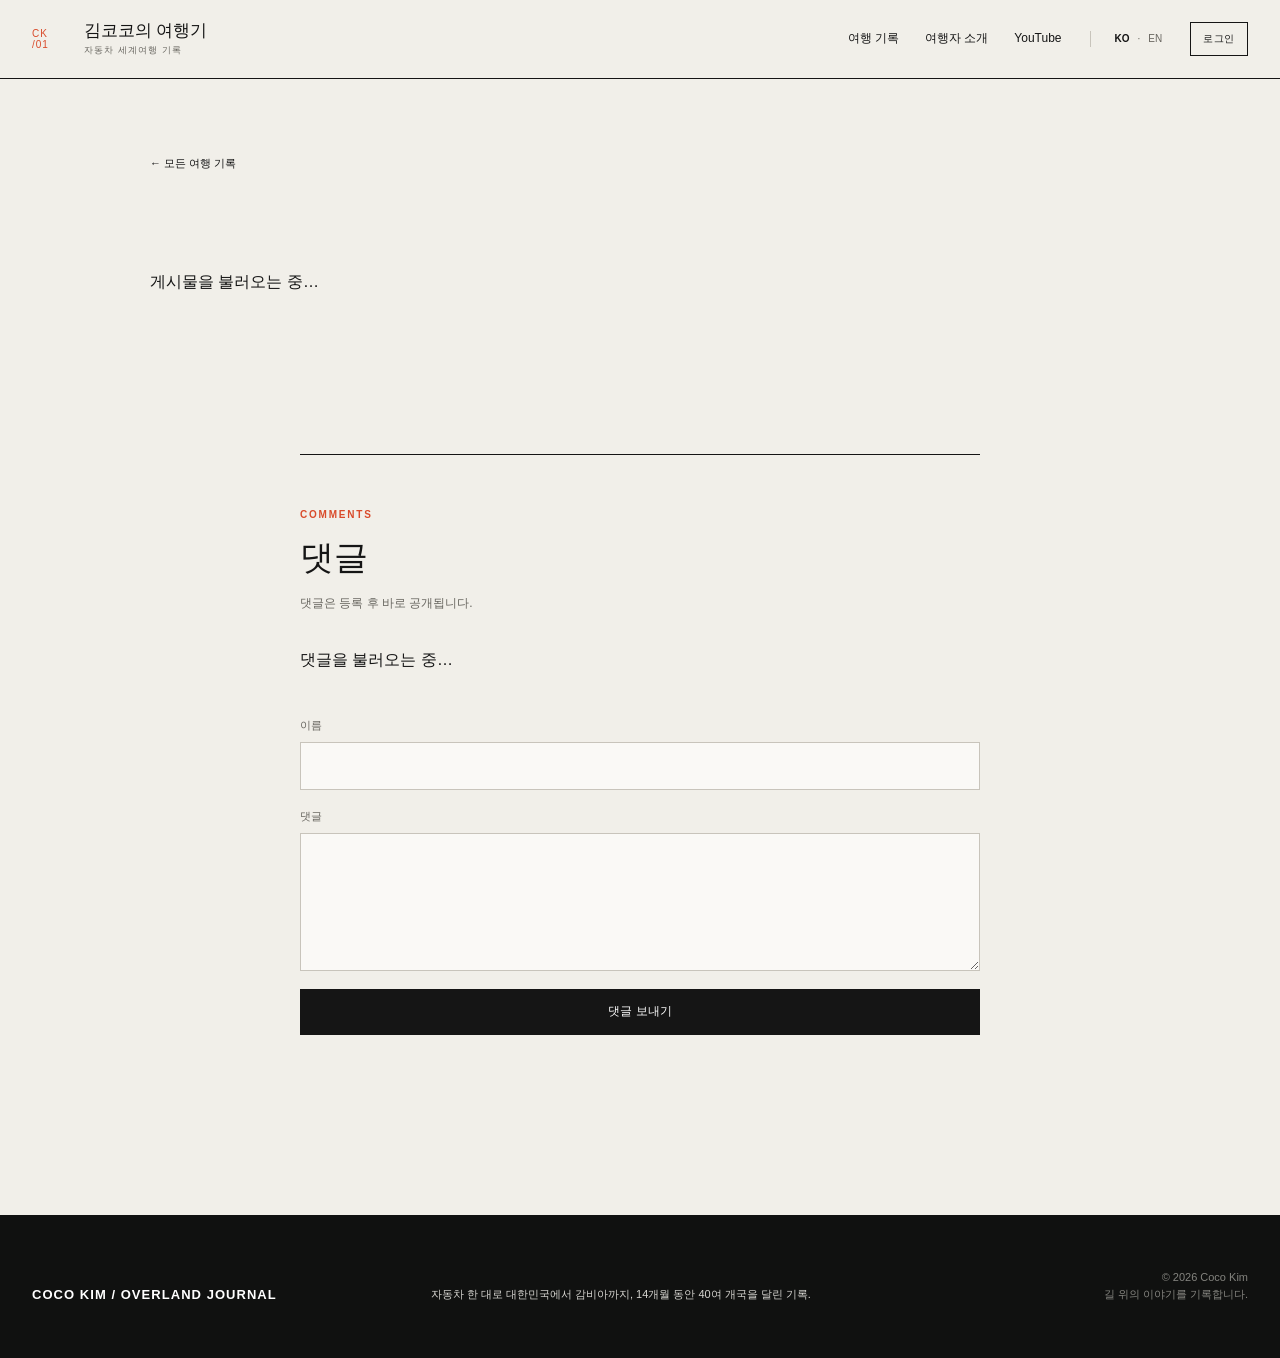
<file: post/index.html>
<!DOCTYPE html><html lang="ko"><head><meta charset="UTF-8"><meta name="viewport" content="width=device-width"><meta http-equiv="Content-Security-Policy" content="default-src 'self'; script-src 'self'; style-src 'self' 'unsafe-inline' https://fonts.googleapis.com; font-src 'self' https://fonts.gstatic.com; img-src 'self' data: https://uatiuccruclbvessngmr.supabase.co; connect-src 'self' https://uatiuccruclbvessngmr.supabase.co; object-src 'none'; frame-src 'none'; base-uri 'self'; form-action 'self'; upgrade-insecure-requests"><meta name="description" content="김코코의 자동차 세계여행 기록"><meta name="theme-color" content="#f6f1e8"><meta property="og:title" content="여행 기록 | 김코코의 여행기"><meta property="og:description" content="김코코의 자동차 세계여행 기록"><meta property="og:type" content="website"><meta property="og:url" content="https://cocokim1.github.io/post/"><link rel="canonical" href="https://cocokim1.github.io/post/"><link rel="alternate" hreflang="en" href="https://cocokim1.github.io/post/"><link rel="alternate" hreflang="ko" href="https://cocokim1.github.io/post/"><link rel="icon" href="/favicon.svg" type="image/svg+xml"><title>여행 기록 | 김코코의 여행기</title><link rel="stylesheet" href="/_astro/BaseLayout.C63br9T7.css"></head><body><a class="skip-link" href="#content">본문으로 건너뛰기</a><header class="site-header"><div class="header-inner"><a class="brand" href="/" aria-label="김코코의 여행기 home"><span class="brand-index" aria-hidden="true">CK<br>/01</span><span><strong data-cms-key="global.brand.ko">김코코의 여행기</strong><small data-cms-key="global.tagline.ko">자동차 세계여행 기록</small></span></a><div class="header-actions"><nav aria-label="주요 메뉴"><a href="/" data-cms-key="global.nav.journal.ko">여행 기록</a><a href="/about/" data-cms-key="global.nav.about.ko">여행자 소개</a><a href="https://www.youtube.com/@CocoKimTravels" target="_blank" rel="noreferrer" data-cms-key="global.youtube.url" data-cms-attr="href">YouTube<span class="sr-only"> 새 창</span></a></nav><div class="language-switch" aria-label="언어 선택"><a class="active" href="/post/" lang="ko" aria-current="page">KO</a><span aria-hidden="true">·</span><a href="/post/" lang="en">EN</a></div><a class="admin-entry" href="/admin/" aria-label="관리자 로그인">로그인</a></div></div></header><main id="content"><article class="article-page shell dynamic-post" data-dynamic-post><a class="back-link" href="/">← 모든 여행 기록</a><p class="dynamic-loading">게시물을 불러오는 중…</p><header class="article-header" hidden><p class="section-code" data-post-place></p><h1 data-post-title></h1><p data-post-excerpt></p><div class="article-meta"><time data-post-date></time></div></header><img class="dynamic-cover" data-post-cover hidden alt=""><div class="prose" data-post-body></div><section class="comments-section" data-comments data-post-slug="dynamic" data-lang="ko"><header><p class="section-code">COMMENTS</p><h2>댓글</h2><p>댓글은 등록 후 바로 공개됩니다.</p></header><div class="comments-list" aria-live="polite"><p>댓글을 불러오는 중…</p></div><form class="comment-form"><label>이름<input name="author_name" maxlength="40" required></label><label>댓글<textarea name="body" maxlength="1000" rows="5" required></textarea></label><label class="comment-trap" aria-hidden="true">Website<input name="website" tabindex="-1" autocomplete="off"></label><button type="submit">댓글 보내기</button><p class="comment-status" role="status"></p></form></section><script type="module" src="/_astro/Comments.astro_astro_type_script_index_0_lang.RWDMHwnn.js"></script></article></main><footer class="site-footer"><div class="footer-inner"><p class="footer-wordmark" data-cms-key="global.footer.wordmark">COCO KIM / OVERLAND JOURNAL</p><p data-cms-key="global.footer.ko">자동차 한 대로 대한민국에서 감비아까지, 14개월 동안 40여 개국을 달린 기록.</p><p class="copyright">© 2026 Coco Kim<br><span data-cms-key="global.footer.copy.ko">길 위의 이야기를 기록합니다.</span></p></div></footer><script type="module" src="/_astro/BaseLayout.astro_astro_type_script_index_0_lang.DFwBS9v-.js"></script></body></html><script type="module" src="/_astro/index.astro_astro_type_script_index_0_lang.QQdqNrDA.js"></script>
</file>
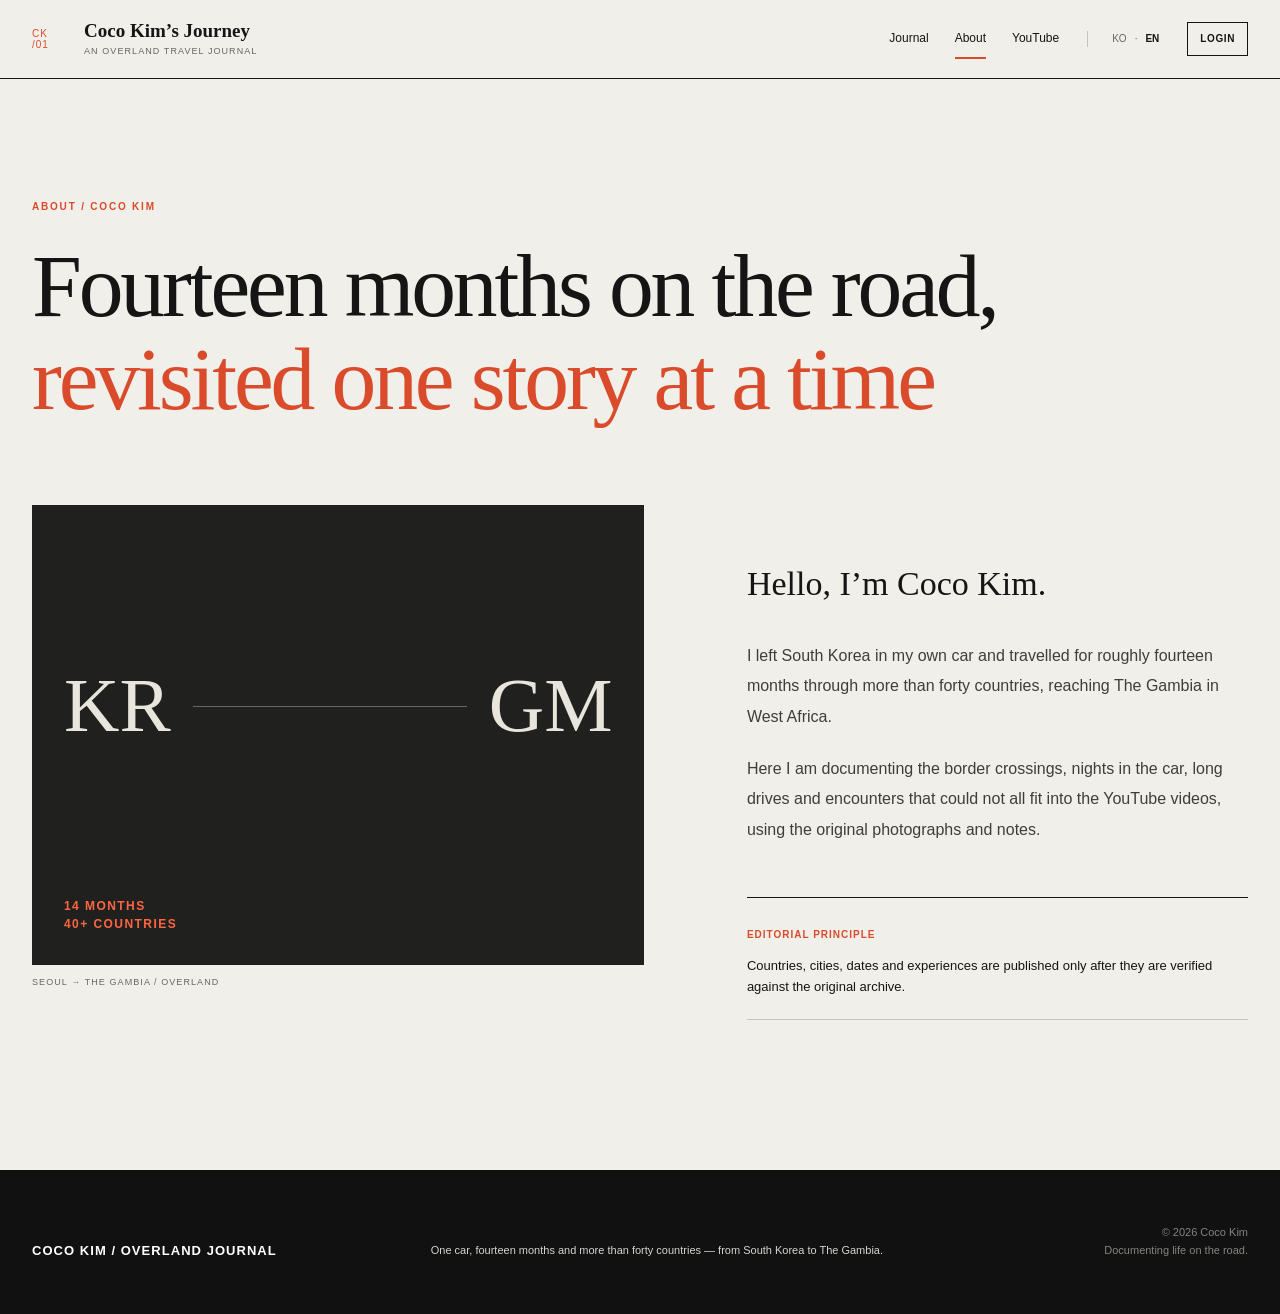
<file: en/about/index.html>
<!DOCTYPE html><html lang="en"><head><meta charset="UTF-8"><meta name="viewport" content="width=device-width"><meta http-equiv="Content-Security-Policy" content="default-src 'self'; script-src 'self'; style-src 'self' 'unsafe-inline' https://fonts.googleapis.com; font-src 'self' https://fonts.gstatic.com; img-src 'self' data: https://uatiuccruclbvessngmr.supabase.co; connect-src 'self' https://uatiuccruclbvessngmr.supabase.co; object-src 'none'; frame-src 'none'; base-uri 'self'; form-action 'self'; upgrade-insecure-requests"><meta name="description" content="About Coco Kim and a 14-month overland journey by car through more than 40 countries"><meta name="theme-color" content="#f6f1e8"><meta property="og:title" content="About | Coco Kim’s Journey"><meta property="og:description" content="About Coco Kim and a 14-month overland journey by car through more than 40 countries"><meta property="og:type" content="website"><meta property="og:url" content="https://cocokim1.github.io/en/about/"><link rel="canonical" href="https://cocokim1.github.io/en/about/"><link rel="alternate" hreflang="ko" href="https://cocokim1.github.io/about/"><link rel="alternate" hreflang="en" href="https://cocokim1.github.io/en/about/"><link rel="icon" href="/favicon.svg" type="image/svg+xml"><title>About | Coco Kim’s Journey</title><link rel="stylesheet" href="/_astro/BaseLayout.C63br9T7.css"></head><body><a class="skip-link" href="#content">Skip to content</a><header class="site-header"><div class="header-inner"><a class="brand" href="/en/" aria-label="Coco Kim’s Journey home"><span class="brand-index" aria-hidden="true">CK<br>/01</span><span><strong data-cms-key="global.brand.en">Coco Kim’s Journey</strong><small data-cms-key="global.tagline.en">An overland travel journal</small></span></a><div class="header-actions"><nav aria-label="Main navigation"><a href="/en/" data-cms-key="global.nav.journal.en">Journal</a><a class="active" href="/en/about/" data-cms-key="global.nav.about.en">About</a><a href="https://www.youtube.com/@CocoKimTravels" target="_blank" rel="noreferrer" data-cms-key="global.youtube.url" data-cms-attr="href">YouTube<span class="sr-only"> opens in a new window</span></a></nav><div class="language-switch" aria-label="Choose language"><a href="/about/" lang="ko">KO</a><span aria-hidden="true">·</span><a class="active" href="/en/about/" lang="en" aria-current="page">EN</a></div><a class="admin-entry" href="/admin/" aria-label="Administrator login">Login</a></div></div></header><main id="content"><section class="about-page shell"><p class="section-code" data-cms-key="about.eyebrow">ABOUT / COCO KIM</p><h1><span data-cms-key="about.title.en">Fourteen months on the road,</span><br><em data-cms-key="about.emphasis.en">revisited one story at a time</em></h1><div class="about-editorial"><figure><div class="about-route-art" aria-hidden="true" data-cms-key="about.image" data-cms-attr="background"><span>KR</span><i></i><span>GM</span><strong>14 MONTHS<br>40+ COUNTRIES</strong></div><figcaption data-cms-key="about.caption">SEOUL → THE GAMBIA / OVERLAND</figcaption></figure><div class="about-copy"><h2 data-cms-key="about.hello.en">Hello, I’m Coco Kim.</h2><p data-cms-key="about.p1.en">I left South Korea in my own car and travelled for roughly fourteen months through more than forty countries, reaching The Gambia in West Africa.</p><p data-cms-key="about.p2.en">Here I am documenting the border crossings, nights in the car, long drives and encounters that could not all fit into the YouTube videos, using the original photographs and notes.</p><aside><strong data-cms-key="about.noticetitle.en">Editorial principle</strong><p data-cms-key="about.noticetext.en">Countries, cities, dates and experiences are published only after they are verified against the original archive.</p></aside></div></div></section></main><footer class="site-footer"><div class="footer-inner"><p class="footer-wordmark" data-cms-key="global.footer.wordmark">COCO KIM / OVERLAND JOURNAL</p><p data-cms-key="global.footer.en">One car, fourteen months and more than forty countries — from South Korea to The Gambia.</p><p class="copyright">© 2026 Coco Kim<br><span data-cms-key="global.footer.copy.en">Documenting life on the road.</span></p></div></footer><script type="module" src="/_astro/BaseLayout.astro_astro_type_script_index_0_lang.DFwBS9v-.js"></script></body></html>
</file>
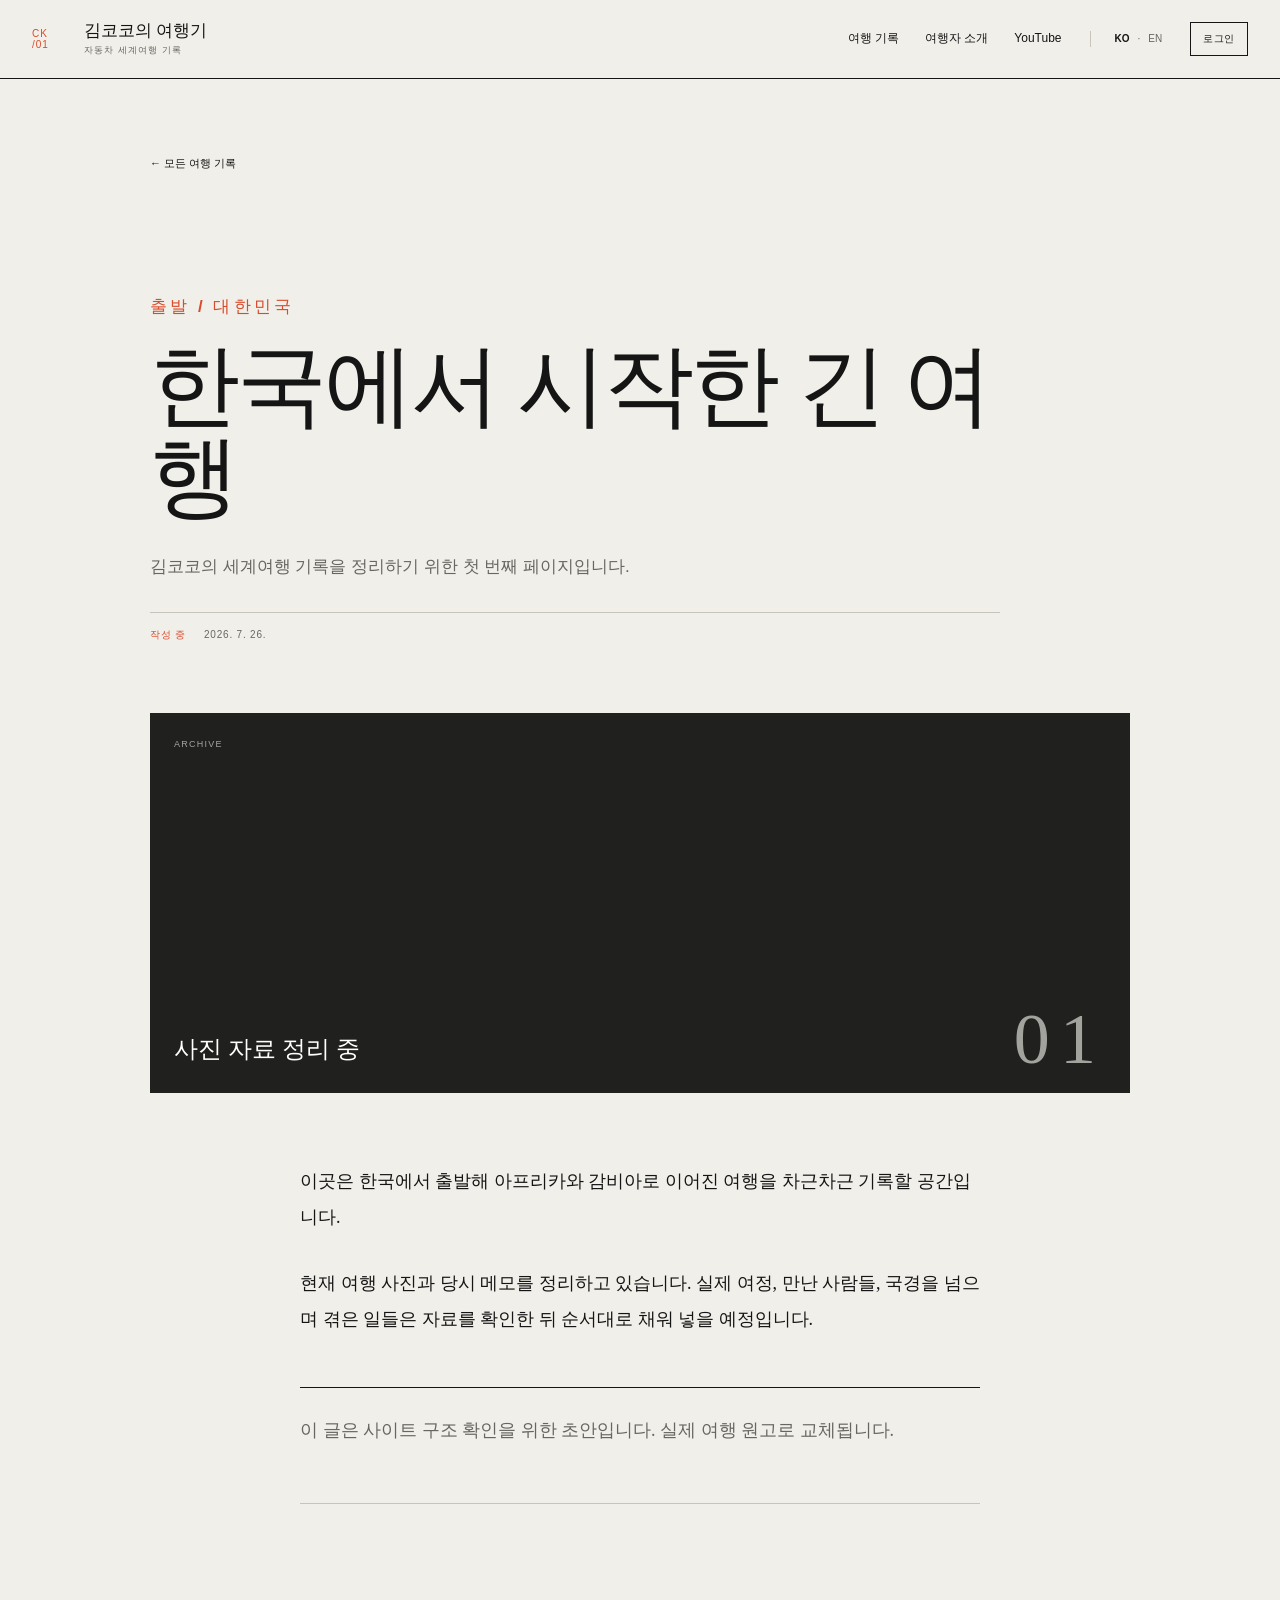
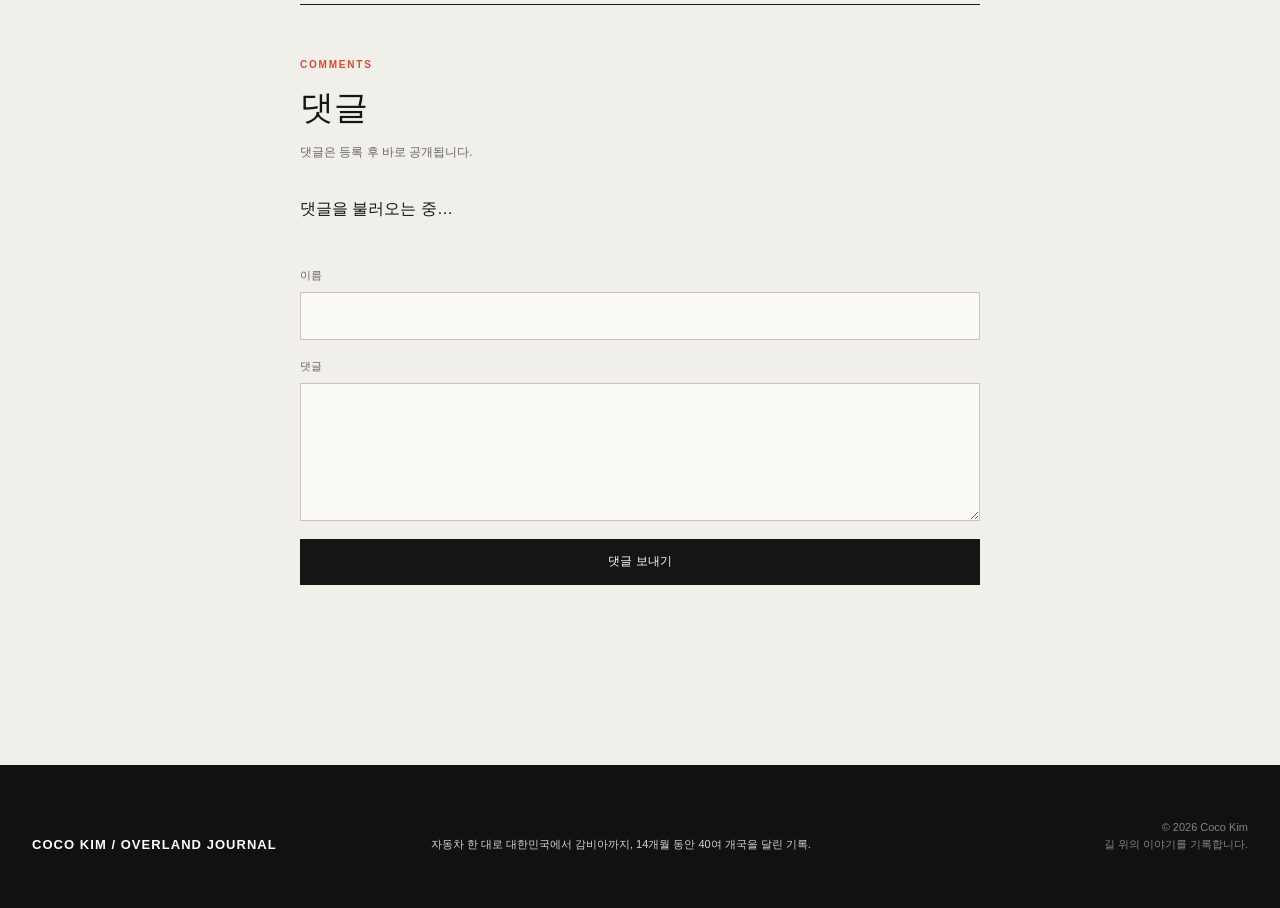
<file: travel/00-journey-begins/index.html>
<!DOCTYPE html><html lang="ko"><head><meta charset="UTF-8"><meta name="viewport" content="width=device-width"><meta http-equiv="Content-Security-Policy" content="default-src 'self'; script-src 'self'; style-src 'self' 'unsafe-inline' https://fonts.googleapis.com; font-src 'self' https://fonts.gstatic.com; img-src 'self' data: https://uatiuccruclbvessngmr.supabase.co; connect-src 'self' https://uatiuccruclbvessngmr.supabase.co; object-src 'none'; frame-src 'none'; base-uri 'self'; form-action 'self'; upgrade-insecure-requests"><meta name="description" content="김코코의 세계여행 기록을 정리하기 위한 첫 번째 페이지입니다."><meta name="theme-color" content="#f6f1e8"><meta property="og:title" content="한국에서 시작한 긴 여행 | 김코코의 여행기"><meta property="og:description" content="김코코의 세계여행 기록을 정리하기 위한 첫 번째 페이지입니다."><meta property="og:type" content="website"><meta property="og:url" content="https://cocokim1.github.io/travel/00-journey-begins/"><link rel="canonical" href="https://cocokim1.github.io/travel/00-journey-begins/"><link rel="alternate" hreflang="en" href="https://cocokim1.github.io/en/travel/00-journey-begins/"><link rel="alternate" hreflang="ko" href="https://cocokim1.github.io/travel/00-journey-begins/"><link rel="icon" href="/favicon.svg" type="image/svg+xml"><title>한국에서 시작한 긴 여행 | 김코코의 여행기</title><link rel="stylesheet" href="/_astro/BaseLayout.C63br9T7.css"></head><body><a class="skip-link" href="#content">본문으로 건너뛰기</a><header class="site-header"><div class="header-inner"><a class="brand" href="/" aria-label="김코코의 여행기 home"><span class="brand-index" aria-hidden="true">CK<br>/01</span><span><strong data-cms-key="global.brand.ko">김코코의 여행기</strong><small data-cms-key="global.tagline.ko">자동차 세계여행 기록</small></span></a><div class="header-actions"><nav aria-label="주요 메뉴"><a href="/" data-cms-key="global.nav.journal.ko">여행 기록</a><a href="/about/" data-cms-key="global.nav.about.ko">여행자 소개</a><a href="https://www.youtube.com/@CocoKimTravels" target="_blank" rel="noreferrer" data-cms-key="global.youtube.url" data-cms-attr="href">YouTube<span class="sr-only"> 새 창</span></a></nav><div class="language-switch" aria-label="언어 선택"><a class="active" href="/travel/00-journey-begins/" lang="ko" aria-current="page">KO</a><span aria-hidden="true">·</span><a href="/en/travel/00-journey-begins/" lang="en">EN</a></div><a class="admin-entry" href="/admin/" aria-label="관리자 로그인">로그인</a></div></div></header><main id="content"><article class="article-page shell"><a class="back-link" href="/">← 모든 여행 기록</a><header class="article-header"><p class="section-code">출발 / 대한민국</p><h1>한국에서 시작한 긴 여행</h1><p>김코코의 세계여행 기록을 정리하기 위한 첫 번째 페이지입니다.</p><div class="article-meta"><span>작성 중</span><time datetime="2026-07-26T00:00:00.000Z">2026. 7. 26.</time></div></header><div class="archive-placeholder"><span>ARCHIVE</span><strong>사진 자료 정리 중</strong><span>01</span></div><div class="prose"><p>이곳은 한국에서 출발해 아프리카와 감비아로 이어진 여행을 차근차근 기록할 공간입니다.</p>
<p>현재 여행 사진과 당시 메모를 정리하고 있습니다. 실제 여정, 만난 사람들, 국경을 넘으며 겪은 일들은 자료를 확인한 뒤 순서대로 채워 넣을 예정입니다.</p>
<blockquote>
<p>이 글은 사이트 구조 확인을 위한 <strong>초안</strong>입니다. 실제 여행 원고로 교체됩니다.</p>
</blockquote>
</div><section class="comments-section" data-comments data-post-slug="00-journey-begins" data-lang="ko"><header><p class="section-code">COMMENTS</p><h2>댓글</h2><p>댓글은 등록 후 바로 공개됩니다.</p></header><div class="comments-list" aria-live="polite"><p>댓글을 불러오는 중…</p></div><form class="comment-form"><label>이름<input name="author_name" maxlength="40" required></label><label>댓글<textarea name="body" maxlength="1000" rows="5" required></textarea></label><label class="comment-trap" aria-hidden="true">Website<input name="website" tabindex="-1" autocomplete="off"></label><button type="submit">댓글 보내기</button><p class="comment-status" role="status"></p></form></section><script type="module" src="/_astro/Comments.astro_astro_type_script_index_0_lang.RWDMHwnn.js"></script></article></main><footer class="site-footer"><div class="footer-inner"><p class="footer-wordmark" data-cms-key="global.footer.wordmark">COCO KIM / OVERLAND JOURNAL</p><p data-cms-key="global.footer.ko">자동차 한 대로 대한민국에서 감비아까지, 14개월 동안 40여 개국을 달린 기록.</p><p class="copyright">© 2026 Coco Kim<br><span data-cms-key="global.footer.copy.ko">길 위의 이야기를 기록합니다.</span></p></div></footer><script type="module" src="/_astro/BaseLayout.astro_astro_type_script_index_0_lang.DFwBS9v-.js"></script></body></html>
</file>
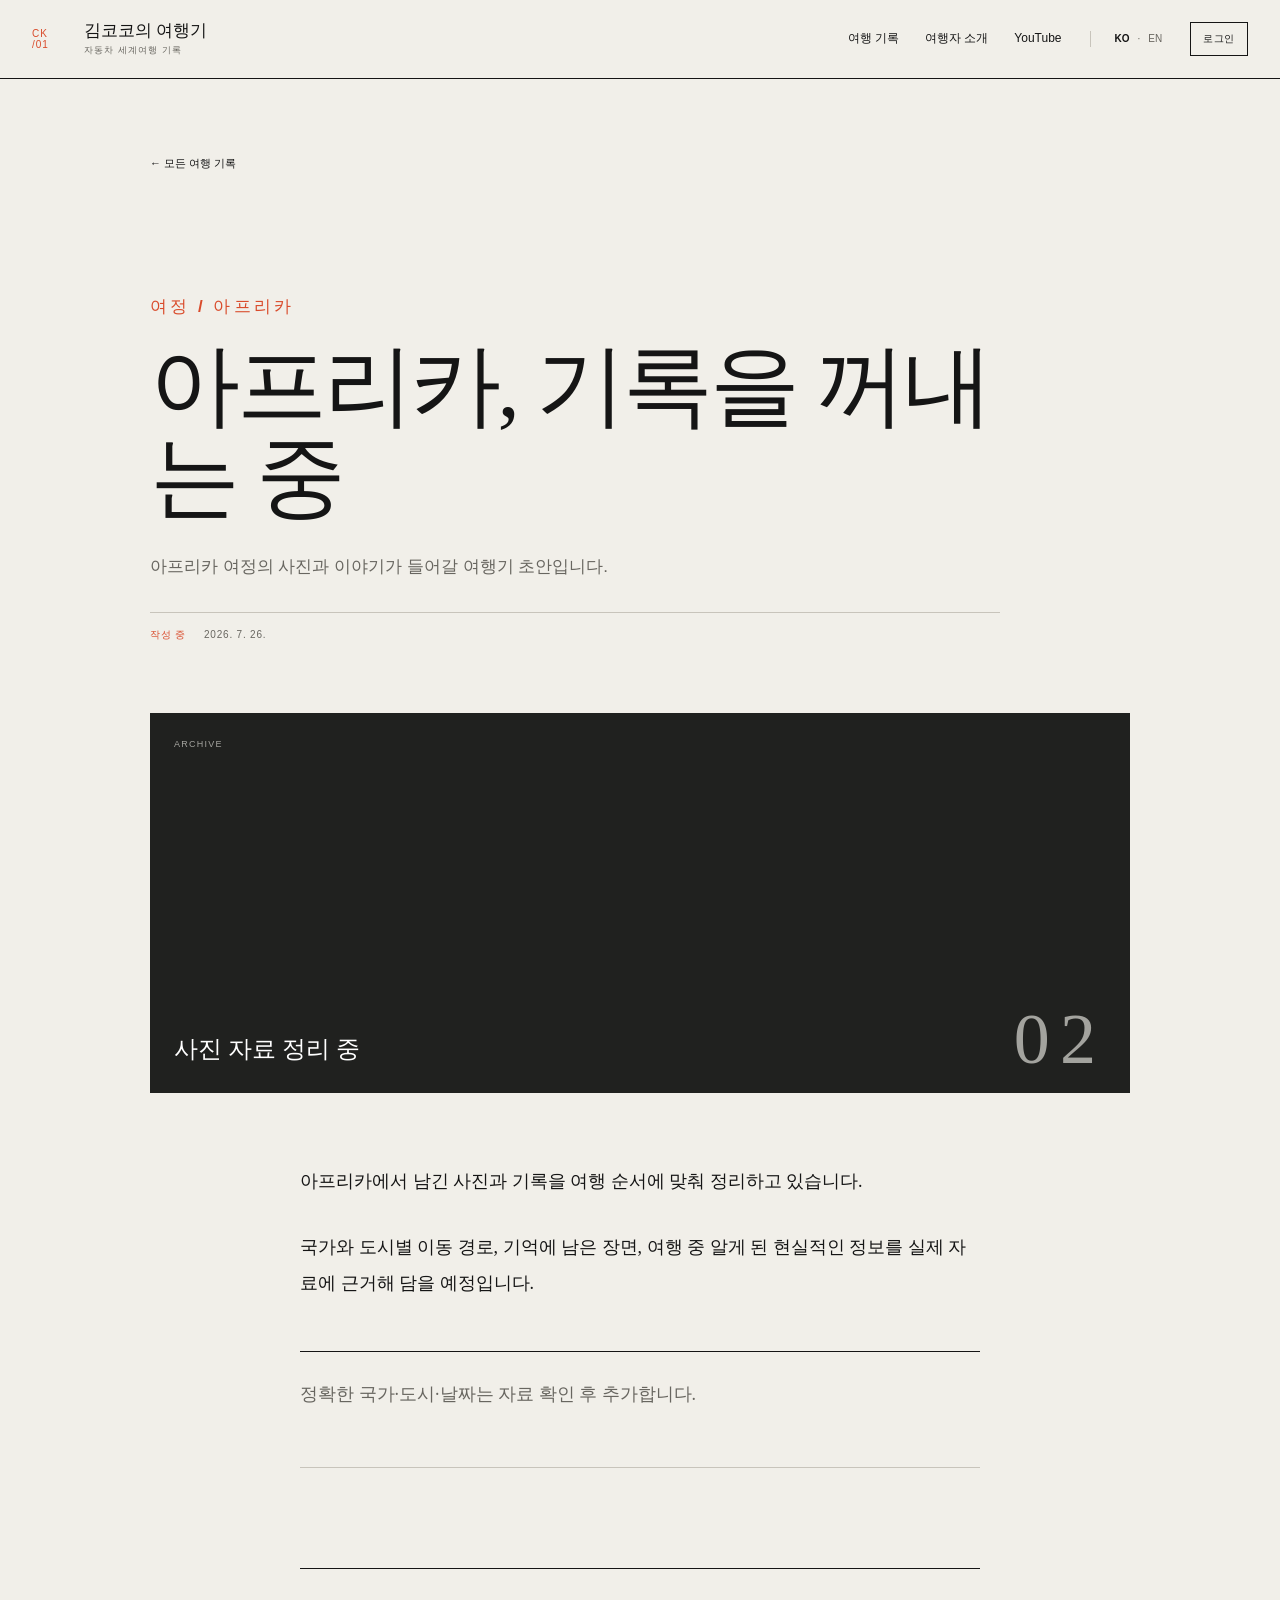
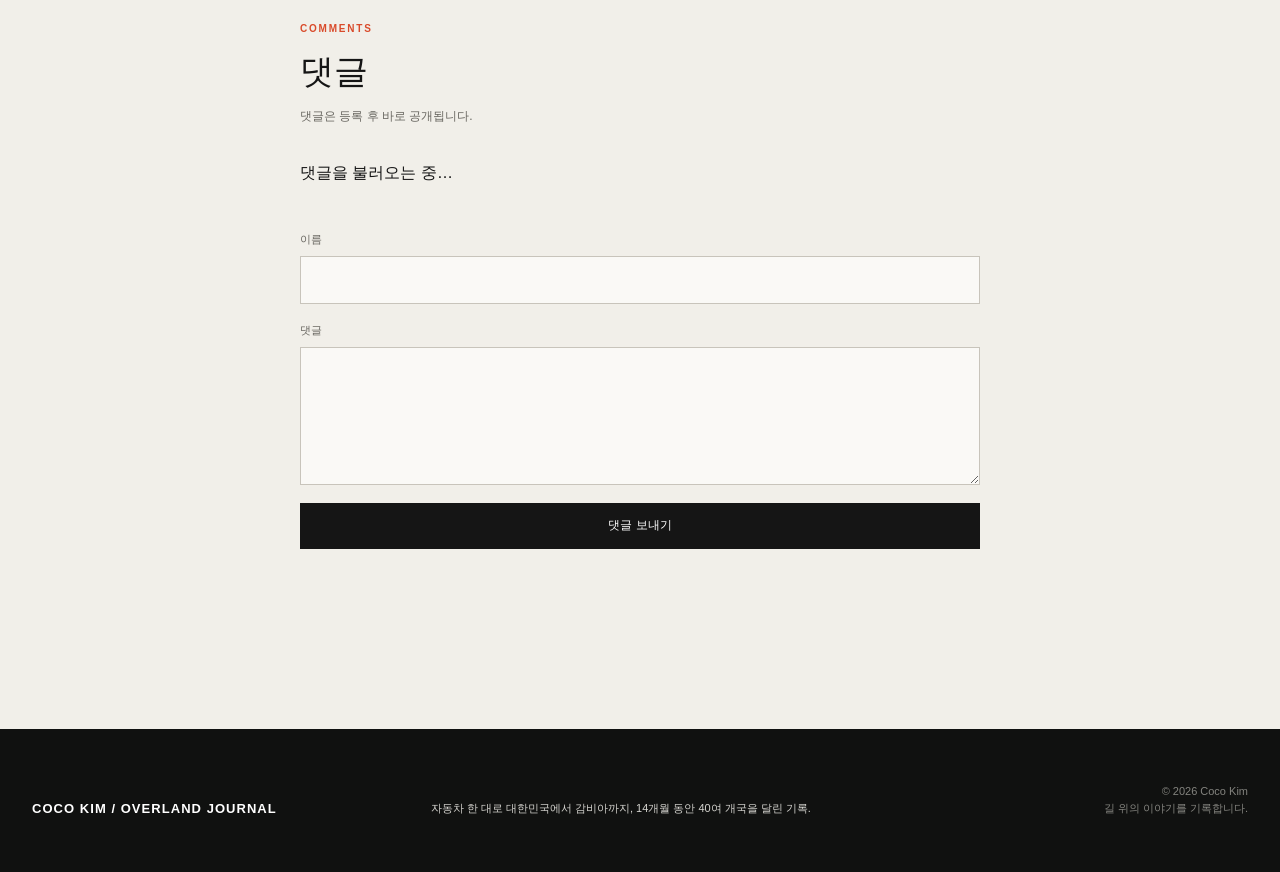
<file: travel/01-africa/index.html>
<!DOCTYPE html><html lang="ko"><head><meta charset="UTF-8"><meta name="viewport" content="width=device-width"><meta http-equiv="Content-Security-Policy" content="default-src 'self'; script-src 'self'; style-src 'self' 'unsafe-inline' https://fonts.googleapis.com; font-src 'self' https://fonts.gstatic.com; img-src 'self' data: https://uatiuccruclbvessngmr.supabase.co; connect-src 'self' https://uatiuccruclbvessngmr.supabase.co; object-src 'none'; frame-src 'none'; base-uri 'self'; form-action 'self'; upgrade-insecure-requests"><meta name="description" content="아프리카 여정의 사진과 이야기가 들어갈 여행기 초안입니다."><meta name="theme-color" content="#f6f1e8"><meta property="og:title" content="아프리카, 기록을 꺼내는 중 | 김코코의 여행기"><meta property="og:description" content="아프리카 여정의 사진과 이야기가 들어갈 여행기 초안입니다."><meta property="og:type" content="website"><meta property="og:url" content="https://cocokim1.github.io/travel/01-africa/"><link rel="canonical" href="https://cocokim1.github.io/travel/01-africa/"><link rel="alternate" hreflang="en" href="https://cocokim1.github.io/en/travel/01-africa/"><link rel="alternate" hreflang="ko" href="https://cocokim1.github.io/travel/01-africa/"><link rel="icon" href="/favicon.svg" type="image/svg+xml"><title>아프리카, 기록을 꺼내는 중 | 김코코의 여행기</title><link rel="stylesheet" href="/_astro/BaseLayout.C63br9T7.css"></head><body><a class="skip-link" href="#content">본문으로 건너뛰기</a><header class="site-header"><div class="header-inner"><a class="brand" href="/" aria-label="김코코의 여행기 home"><span class="brand-index" aria-hidden="true">CK<br>/01</span><span><strong data-cms-key="global.brand.ko">김코코의 여행기</strong><small data-cms-key="global.tagline.ko">자동차 세계여행 기록</small></span></a><div class="header-actions"><nav aria-label="주요 메뉴"><a href="/" data-cms-key="global.nav.journal.ko">여행 기록</a><a href="/about/" data-cms-key="global.nav.about.ko">여행자 소개</a><a href="https://www.youtube.com/@CocoKimTravels" target="_blank" rel="noreferrer" data-cms-key="global.youtube.url" data-cms-attr="href">YouTube<span class="sr-only"> 새 창</span></a></nav><div class="language-switch" aria-label="언어 선택"><a class="active" href="/travel/01-africa/" lang="ko" aria-current="page">KO</a><span aria-hidden="true">·</span><a href="/en/travel/01-africa/" lang="en">EN</a></div><a class="admin-entry" href="/admin/" aria-label="관리자 로그인">로그인</a></div></div></header><main id="content"><article class="article-page shell"><a class="back-link" href="/">← 모든 여행 기록</a><header class="article-header"><p class="section-code">여정 / 아프리카</p><h1>아프리카, 기록을 꺼내는 중</h1><p>아프리카 여정의 사진과 이야기가 들어갈 여행기 초안입니다.</p><div class="article-meta"><span>작성 중</span><time datetime="2026-07-26T00:00:00.000Z">2026. 7. 26.</time></div></header><div class="archive-placeholder"><span>ARCHIVE</span><strong>사진 자료 정리 중</strong><span>02</span></div><div class="prose"><p>아프리카에서 남긴 사진과 기록을 여행 순서에 맞춰 정리하고 있습니다.</p>
<p>국가와 도시별 이동 경로, 기억에 남은 장면, 여행 중 알게 된 현실적인 정보를 실제 자료에 근거해 담을 예정입니다.</p>
<blockquote>
<p>정확한 국가·도시·날짜는 자료 확인 후 추가합니다.</p>
</blockquote>
</div><section class="comments-section" data-comments data-post-slug="01-africa" data-lang="ko"><header><p class="section-code">COMMENTS</p><h2>댓글</h2><p>댓글은 등록 후 바로 공개됩니다.</p></header><div class="comments-list" aria-live="polite"><p>댓글을 불러오는 중…</p></div><form class="comment-form"><label>이름<input name="author_name" maxlength="40" required></label><label>댓글<textarea name="body" maxlength="1000" rows="5" required></textarea></label><label class="comment-trap" aria-hidden="true">Website<input name="website" tabindex="-1" autocomplete="off"></label><button type="submit">댓글 보내기</button><p class="comment-status" role="status"></p></form></section><script type="module" src="/_astro/Comments.astro_astro_type_script_index_0_lang.RWDMHwnn.js"></script></article></main><footer class="site-footer"><div class="footer-inner"><p class="footer-wordmark" data-cms-key="global.footer.wordmark">COCO KIM / OVERLAND JOURNAL</p><p data-cms-key="global.footer.ko">자동차 한 대로 대한민국에서 감비아까지, 14개월 동안 40여 개국을 달린 기록.</p><p class="copyright">© 2026 Coco Kim<br><span data-cms-key="global.footer.copy.ko">길 위의 이야기를 기록합니다.</span></p></div></footer><script type="module" src="/_astro/BaseLayout.astro_astro_type_script_index_0_lang.DFwBS9v-.js"></script></body></html>
</file>
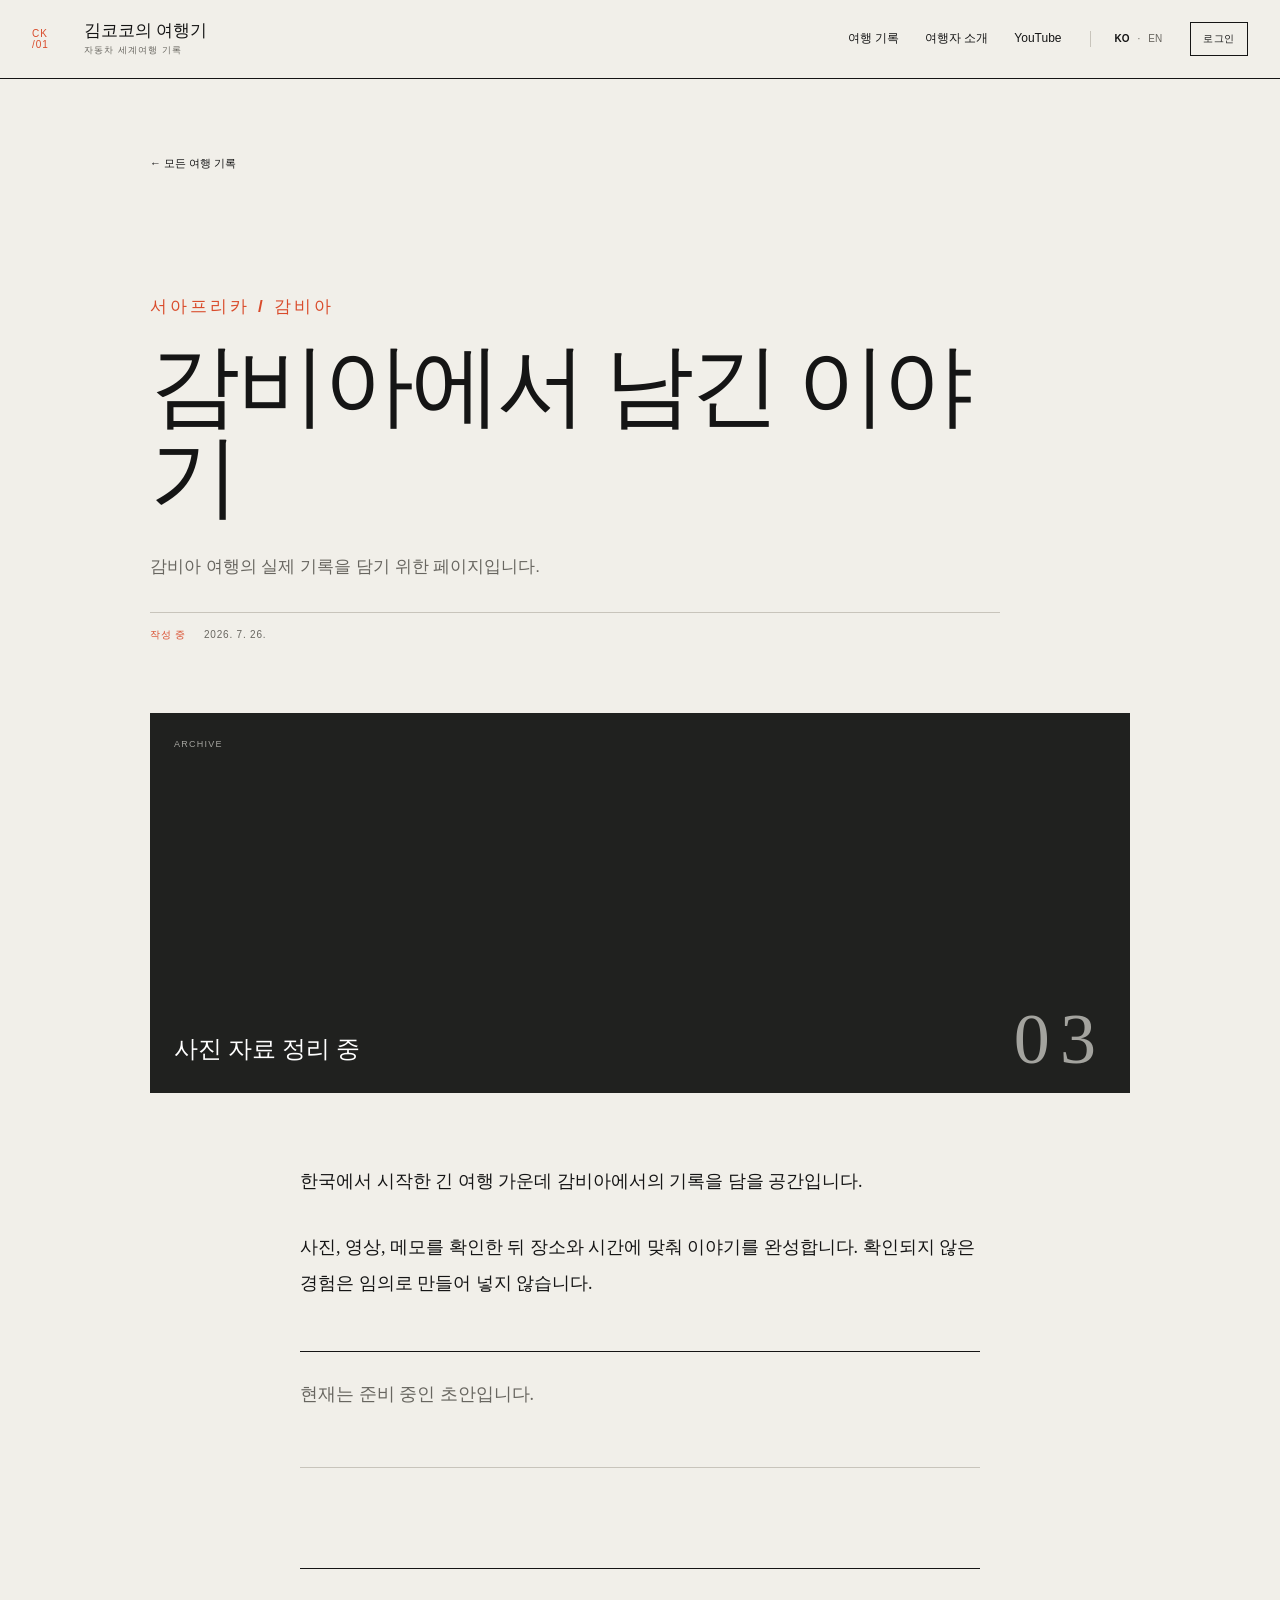
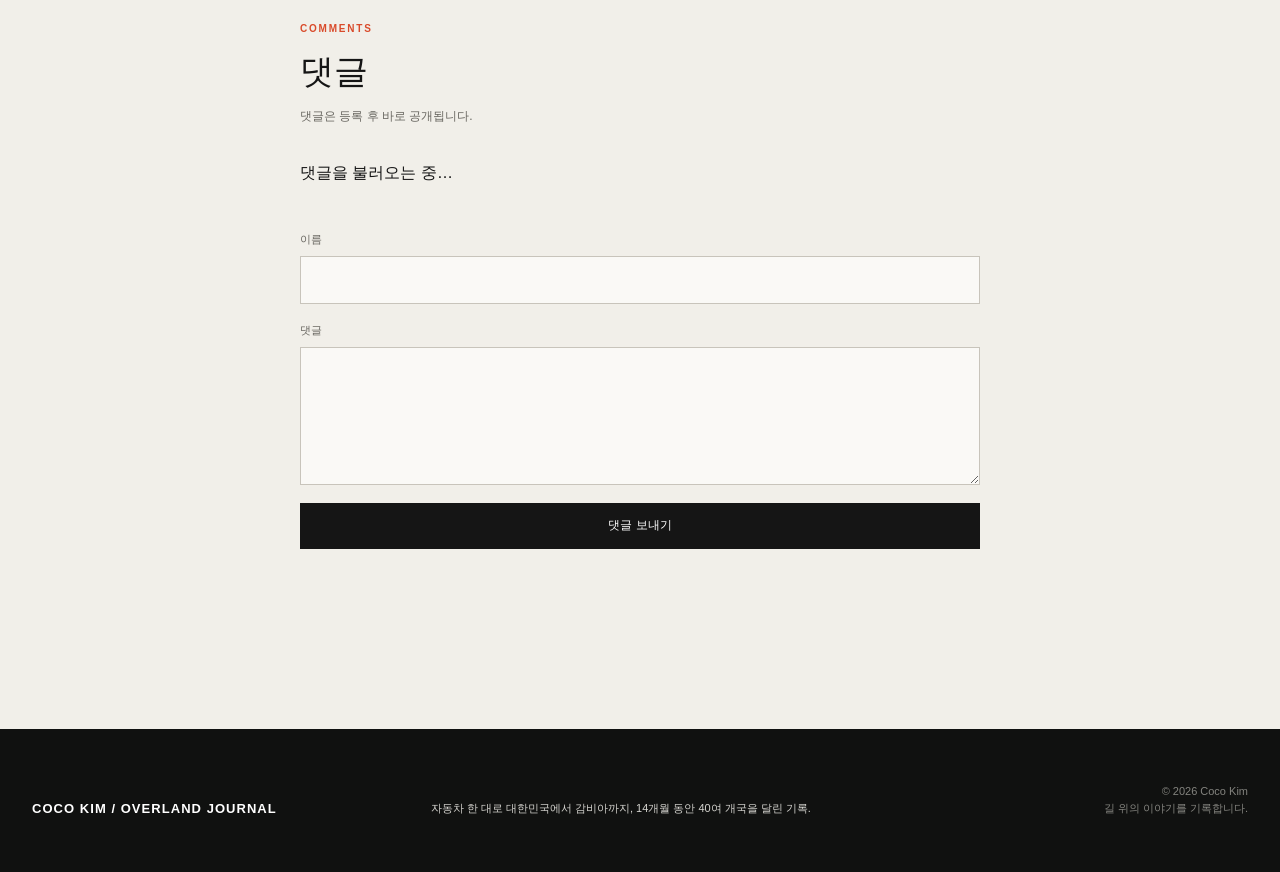
<file: travel/02-gambia/index.html>
<!DOCTYPE html><html lang="ko"><head><meta charset="UTF-8"><meta name="viewport" content="width=device-width"><meta http-equiv="Content-Security-Policy" content="default-src 'self'; script-src 'self'; style-src 'self' 'unsafe-inline' https://fonts.googleapis.com; font-src 'self' https://fonts.gstatic.com; img-src 'self' data: https://uatiuccruclbvessngmr.supabase.co; connect-src 'self' https://uatiuccruclbvessngmr.supabase.co; object-src 'none'; frame-src 'none'; base-uri 'self'; form-action 'self'; upgrade-insecure-requests"><meta name="description" content="감비아 여행의 실제 기록을 담기 위한 페이지입니다."><meta name="theme-color" content="#f6f1e8"><meta property="og:title" content="감비아에서 남긴 이야기 | 김코코의 여행기"><meta property="og:description" content="감비아 여행의 실제 기록을 담기 위한 페이지입니다."><meta property="og:type" content="website"><meta property="og:url" content="https://cocokim1.github.io/travel/02-gambia/"><link rel="canonical" href="https://cocokim1.github.io/travel/02-gambia/"><link rel="alternate" hreflang="en" href="https://cocokim1.github.io/en/travel/02-gambia/"><link rel="alternate" hreflang="ko" href="https://cocokim1.github.io/travel/02-gambia/"><link rel="icon" href="/favicon.svg" type="image/svg+xml"><title>감비아에서 남긴 이야기 | 김코코의 여행기</title><link rel="stylesheet" href="/_astro/BaseLayout.C63br9T7.css"></head><body><a class="skip-link" href="#content">본문으로 건너뛰기</a><header class="site-header"><div class="header-inner"><a class="brand" href="/" aria-label="김코코의 여행기 home"><span class="brand-index" aria-hidden="true">CK<br>/01</span><span><strong data-cms-key="global.brand.ko">김코코의 여행기</strong><small data-cms-key="global.tagline.ko">자동차 세계여행 기록</small></span></a><div class="header-actions"><nav aria-label="주요 메뉴"><a href="/" data-cms-key="global.nav.journal.ko">여행 기록</a><a href="/about/" data-cms-key="global.nav.about.ko">여행자 소개</a><a href="https://www.youtube.com/@CocoKimTravels" target="_blank" rel="noreferrer" data-cms-key="global.youtube.url" data-cms-attr="href">YouTube<span class="sr-only"> 새 창</span></a></nav><div class="language-switch" aria-label="언어 선택"><a class="active" href="/travel/02-gambia/" lang="ko" aria-current="page">KO</a><span aria-hidden="true">·</span><a href="/en/travel/02-gambia/" lang="en">EN</a></div><a class="admin-entry" href="/admin/" aria-label="관리자 로그인">로그인</a></div></div></header><main id="content"><article class="article-page shell"><a class="back-link" href="/">← 모든 여행 기록</a><header class="article-header"><p class="section-code">서아프리카 / 감비아</p><h1>감비아에서 남긴 이야기</h1><p>감비아 여행의 실제 기록을 담기 위한 페이지입니다.</p><div class="article-meta"><span>작성 중</span><time datetime="2026-07-26T00:00:00.000Z">2026. 7. 26.</time></div></header><div class="archive-placeholder"><span>ARCHIVE</span><strong>사진 자료 정리 중</strong><span>03</span></div><div class="prose"><p>한국에서 시작한 긴 여행 가운데 감비아에서의 기록을 담을 공간입니다.</p>
<p>사진, 영상, 메모를 확인한 뒤 장소와 시간에 맞춰 이야기를 완성합니다. 확인되지 않은 경험은 임의로 만들어 넣지 않습니다.</p>
<blockquote>
<p>현재는 <strong>준비 중인 초안</strong>입니다.</p>
</blockquote>
</div><section class="comments-section" data-comments data-post-slug="02-gambia" data-lang="ko"><header><p class="section-code">COMMENTS</p><h2>댓글</h2><p>댓글은 등록 후 바로 공개됩니다.</p></header><div class="comments-list" aria-live="polite"><p>댓글을 불러오는 중…</p></div><form class="comment-form"><label>이름<input name="author_name" maxlength="40" required></label><label>댓글<textarea name="body" maxlength="1000" rows="5" required></textarea></label><label class="comment-trap" aria-hidden="true">Website<input name="website" tabindex="-1" autocomplete="off"></label><button type="submit">댓글 보내기</button><p class="comment-status" role="status"></p></form></section><script type="module" src="/_astro/Comments.astro_astro_type_script_index_0_lang.RWDMHwnn.js"></script></article></main><footer class="site-footer"><div class="footer-inner"><p class="footer-wordmark" data-cms-key="global.footer.wordmark">COCO KIM / OVERLAND JOURNAL</p><p data-cms-key="global.footer.ko">자동차 한 대로 대한민국에서 감비아까지, 14개월 동안 40여 개국을 달린 기록.</p><p class="copyright">© 2026 Coco Kim<br><span data-cms-key="global.footer.copy.ko">길 위의 이야기를 기록합니다.</span></p></div></footer><script type="module" src="/_astro/BaseLayout.astro_astro_type_script_index_0_lang.DFwBS9v-.js"></script></body></html>
</file>
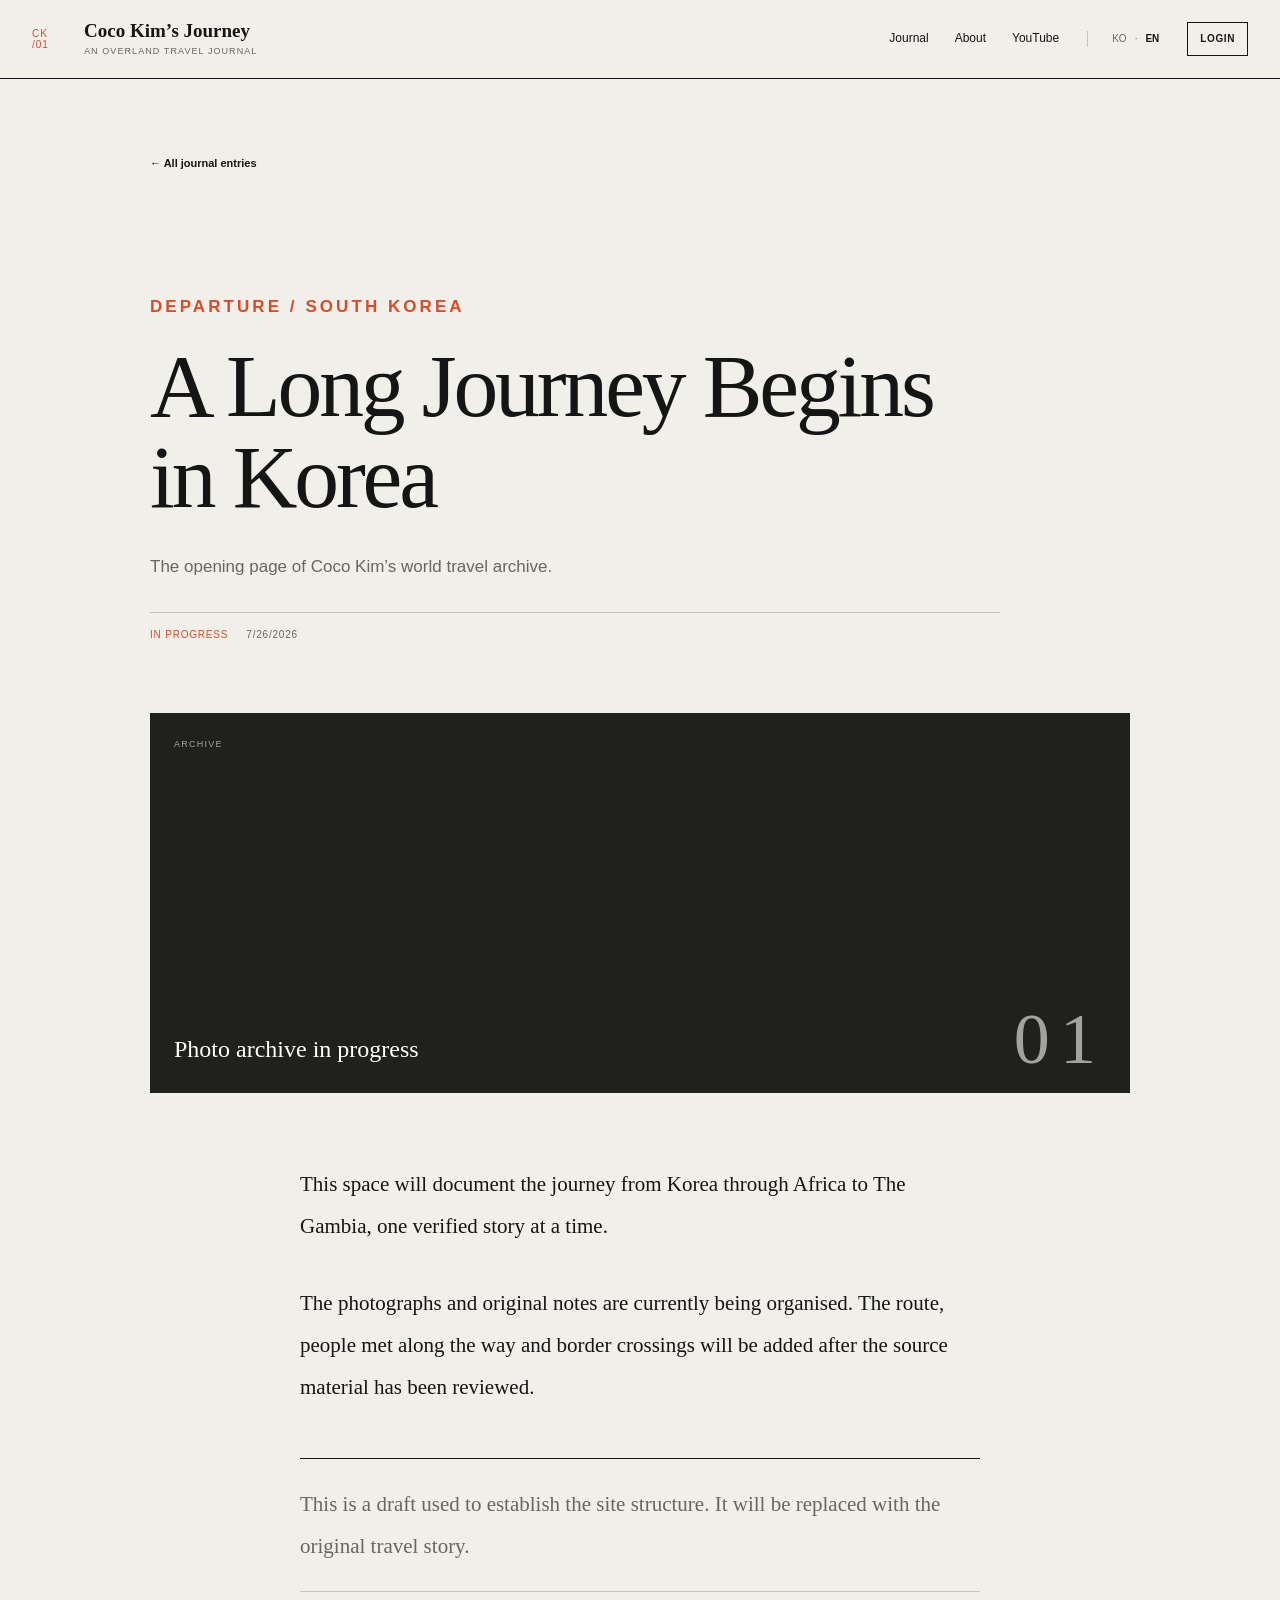
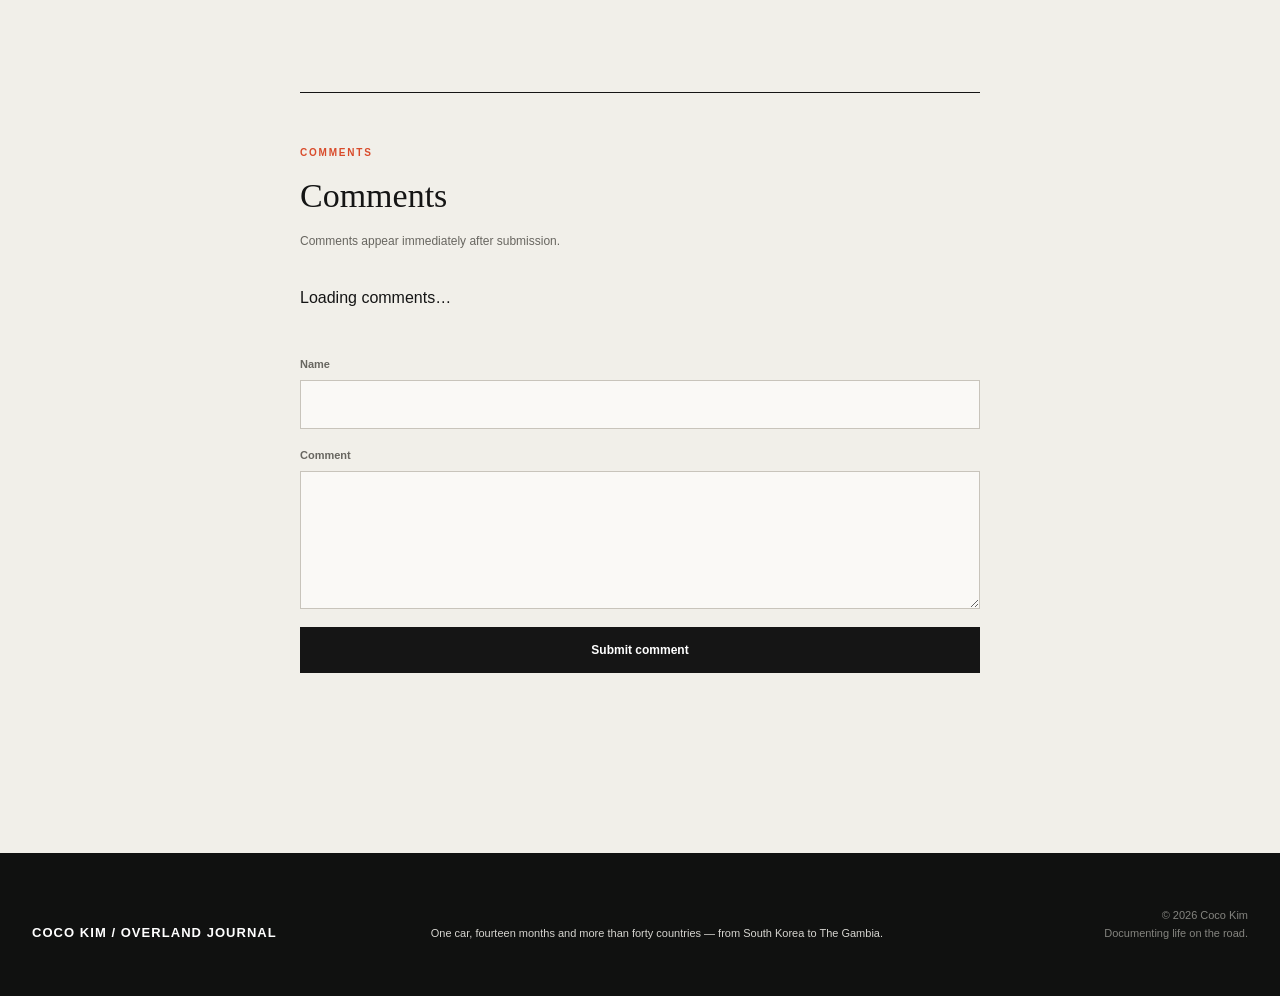
<file: en/travel/00-journey-begins/index.html>
<!DOCTYPE html><html lang="en"><head><meta charset="UTF-8"><meta name="viewport" content="width=device-width"><meta http-equiv="Content-Security-Policy" content="default-src 'self'; script-src 'self'; style-src 'self' 'unsafe-inline' https://fonts.googleapis.com; font-src 'self' https://fonts.gstatic.com; img-src 'self' data: https://uatiuccruclbvessngmr.supabase.co; connect-src 'self' https://uatiuccruclbvessngmr.supabase.co; object-src 'none'; frame-src 'none'; base-uri 'self'; form-action 'self'; upgrade-insecure-requests"><meta name="description" content="The opening page of Coco Kim’s world travel archive."><meta name="theme-color" content="#f6f1e8"><meta property="og:title" content="A Long Journey Begins in Korea | Coco Kim’s Journey"><meta property="og:description" content="The opening page of Coco Kim’s world travel archive."><meta property="og:type" content="website"><meta property="og:url" content="https://cocokim1.github.io/en/travel/00-journey-begins/"><link rel="canonical" href="https://cocokim1.github.io/en/travel/00-journey-begins/"><link rel="alternate" hreflang="ko" href="https://cocokim1.github.io/travel/00-journey-begins/"><link rel="alternate" hreflang="en" href="https://cocokim1.github.io/en/travel/00-journey-begins/"><link rel="icon" href="/favicon.svg" type="image/svg+xml"><title>A Long Journey Begins in Korea | Coco Kim’s Journey</title><link rel="stylesheet" href="/_astro/BaseLayout.C63br9T7.css"></head><body><a class="skip-link" href="#content">Skip to content</a><header class="site-header"><div class="header-inner"><a class="brand" href="/en/" aria-label="Coco Kim’s Journey home"><span class="brand-index" aria-hidden="true">CK<br>/01</span><span><strong data-cms-key="global.brand.en">Coco Kim’s Journey</strong><small data-cms-key="global.tagline.en">An overland travel journal</small></span></a><div class="header-actions"><nav aria-label="Main navigation"><a href="/en/" data-cms-key="global.nav.journal.en">Journal</a><a href="/en/about/" data-cms-key="global.nav.about.en">About</a><a href="https://www.youtube.com/@CocoKimTravels" target="_blank" rel="noreferrer" data-cms-key="global.youtube.url" data-cms-attr="href">YouTube<span class="sr-only"> opens in a new window</span></a></nav><div class="language-switch" aria-label="Choose language"><a href="/travel/00-journey-begins/" lang="ko">KO</a><span aria-hidden="true">·</span><a class="active" href="/en/travel/00-journey-begins/" lang="en" aria-current="page">EN</a></div><a class="admin-entry" href="/admin/" aria-label="Administrator login">Login</a></div></div></header><main id="content"><article class="article-page shell"><a class="back-link" href="/en/">← All journal entries</a><header class="article-header"><p class="section-code">Departure / South Korea</p><h1>A Long Journey Begins in Korea</h1><p>The opening page of Coco Kim’s world travel archive.</p><div class="article-meta"><span>In progress</span><time datetime="2026-07-26T00:00:00.000Z">7/26/2026</time></div></header><div class="archive-placeholder"><span>ARCHIVE</span><strong>Photo archive in progress</strong><span>01</span></div><div class="prose"><p>This space will document the journey from Korea through Africa to The Gambia, one verified story at a time.</p><p>The photographs and original notes are currently being organised. The route, people met along the way and border crossings will be added after the source material has been reviewed.</p><blockquote>This is a draft used to establish the site structure. It will be replaced with the original travel story.</blockquote></div><section class="comments-section" data-comments data-post-slug="00-journey-begins" data-lang="en"><header><p class="section-code">COMMENTS</p><h2>Comments</h2><p>Comments appear immediately after submission.</p></header><div class="comments-list" aria-live="polite"><p>Loading comments…</p></div><form class="comment-form"><label>Name<input name="author_name" maxlength="40" required></label><label>Comment<textarea name="body" maxlength="1000" rows="5" required></textarea></label><label class="comment-trap" aria-hidden="true">Website<input name="website" tabindex="-1" autocomplete="off"></label><button type="submit">Submit comment</button><p class="comment-status" role="status"></p></form></section><script type="module" src="/_astro/Comments.astro_astro_type_script_index_0_lang.RWDMHwnn.js"></script></article></main><footer class="site-footer"><div class="footer-inner"><p class="footer-wordmark" data-cms-key="global.footer.wordmark">COCO KIM / OVERLAND JOURNAL</p><p data-cms-key="global.footer.en">One car, fourteen months and more than forty countries — from South Korea to The Gambia.</p><p class="copyright">© 2026 Coco Kim<br><span data-cms-key="global.footer.copy.en">Documenting life on the road.</span></p></div></footer><script type="module" src="/_astro/BaseLayout.astro_astro_type_script_index_0_lang.DFwBS9v-.js"></script></body></html>
</file>
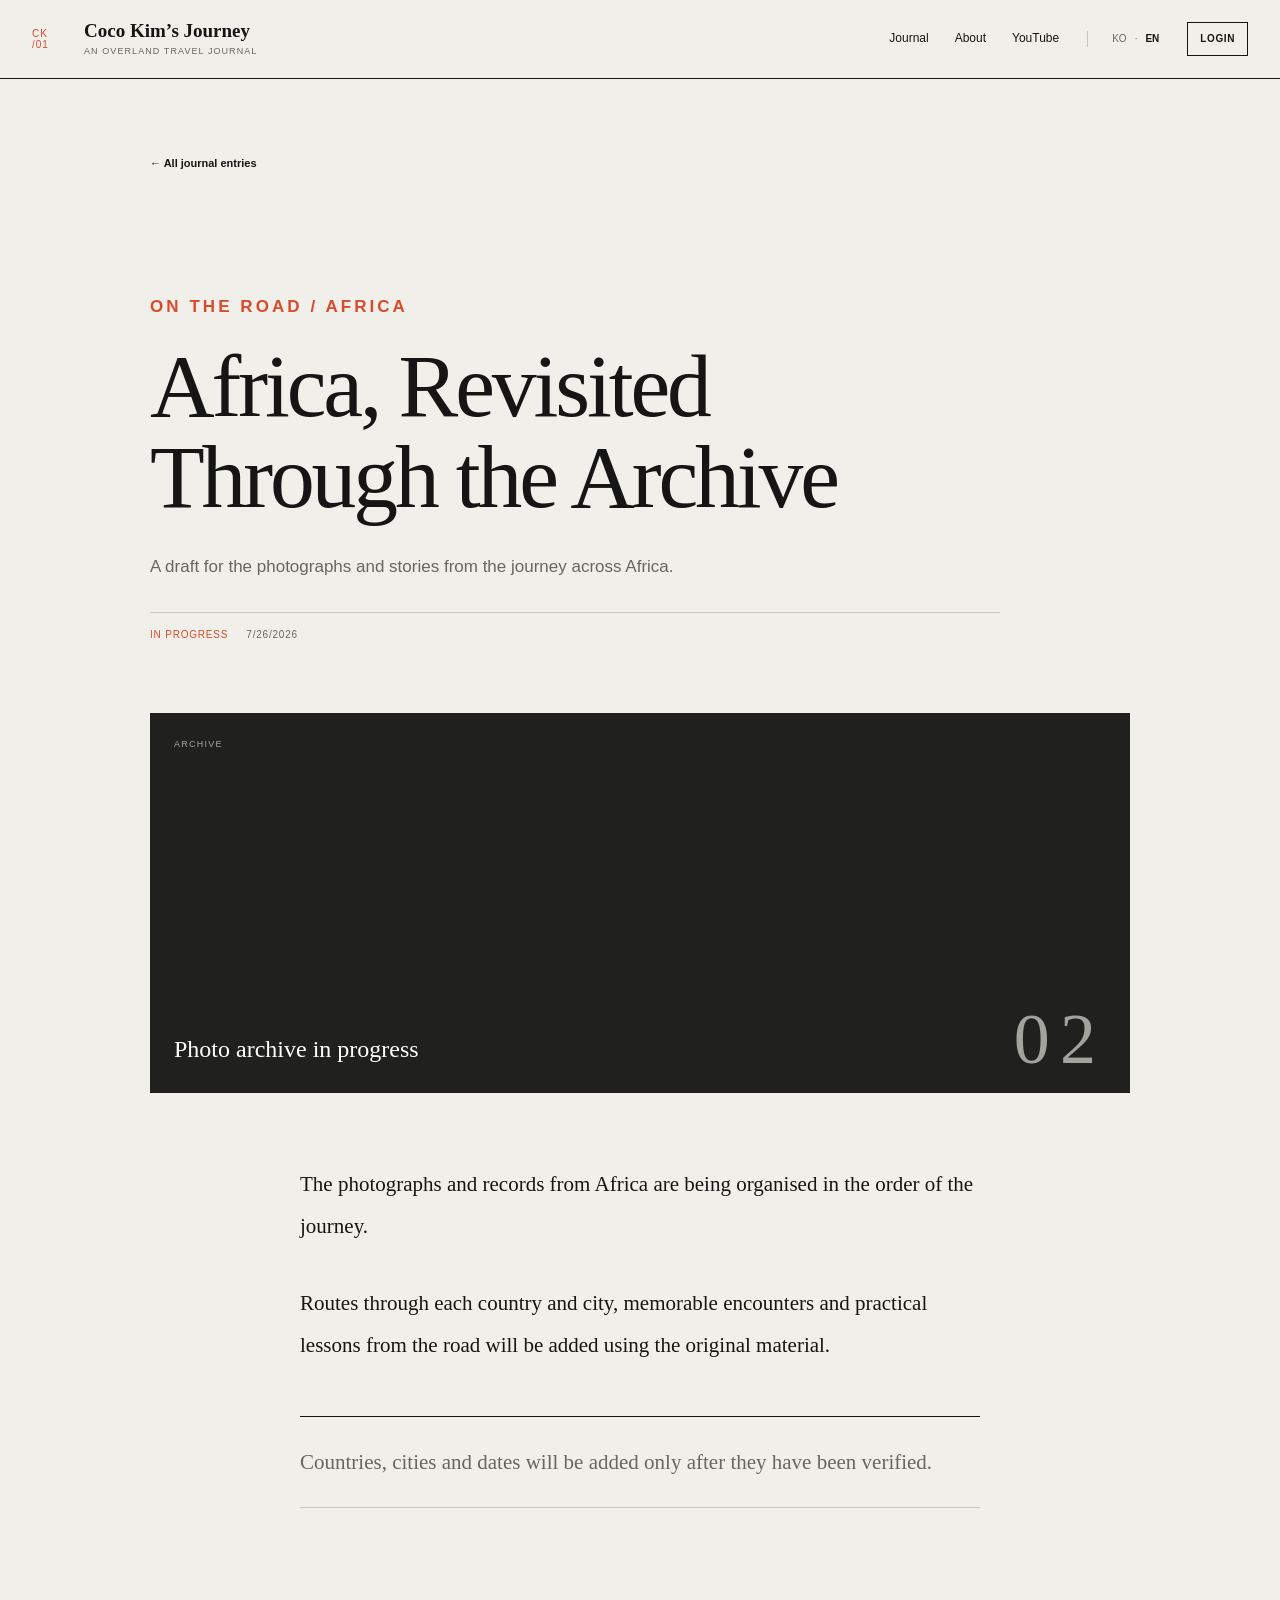
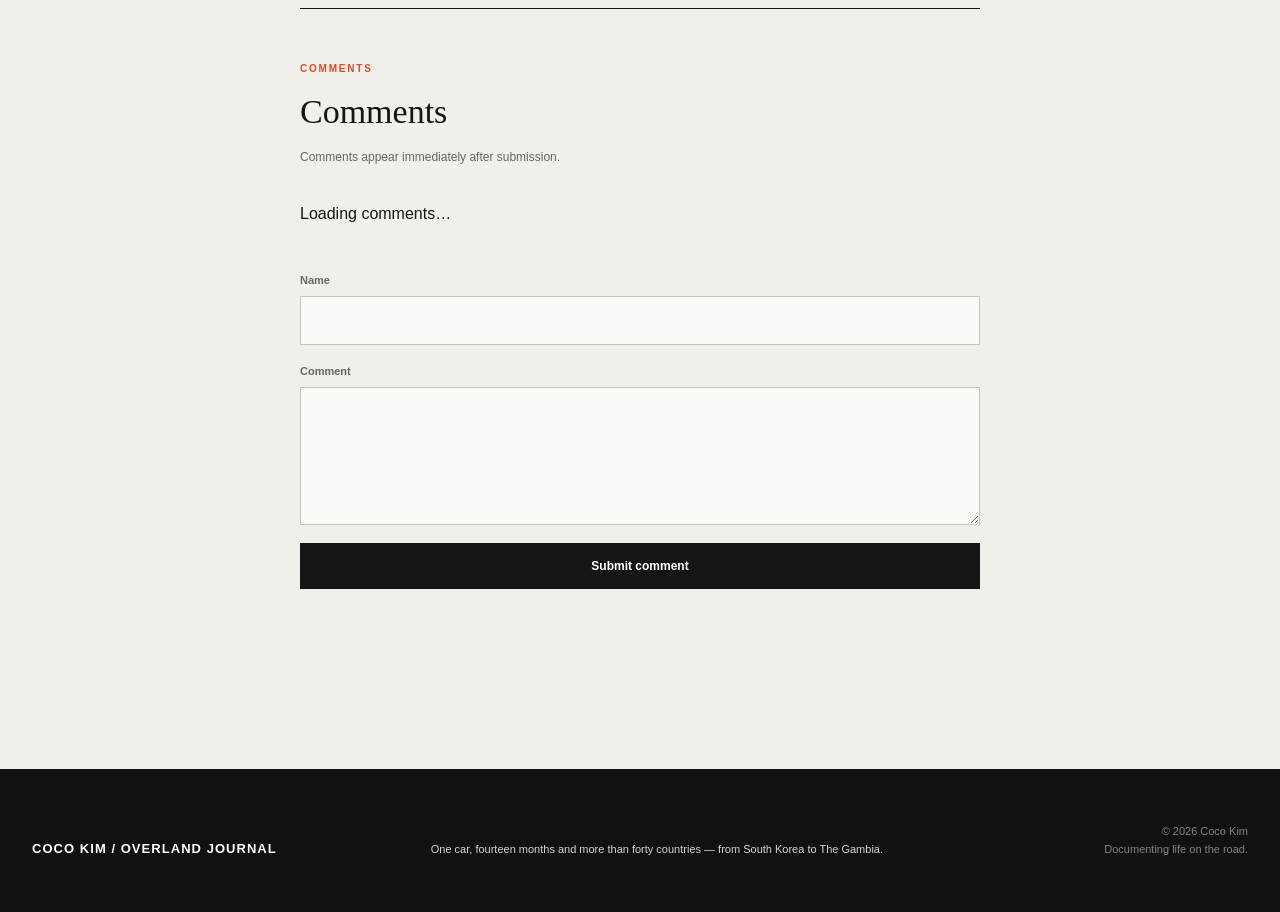
<file: en/travel/01-africa/index.html>
<!DOCTYPE html><html lang="en"><head><meta charset="UTF-8"><meta name="viewport" content="width=device-width"><meta http-equiv="Content-Security-Policy" content="default-src 'self'; script-src 'self'; style-src 'self' 'unsafe-inline' https://fonts.googleapis.com; font-src 'self' https://fonts.gstatic.com; img-src 'self' data: https://uatiuccruclbvessngmr.supabase.co; connect-src 'self' https://uatiuccruclbvessngmr.supabase.co; object-src 'none'; frame-src 'none'; base-uri 'self'; form-action 'self'; upgrade-insecure-requests"><meta name="description" content="A draft for the photographs and stories from the journey across Africa."><meta name="theme-color" content="#f6f1e8"><meta property="og:title" content="Africa, Revisited Through the Archive | Coco Kim’s Journey"><meta property="og:description" content="A draft for the photographs and stories from the journey across Africa."><meta property="og:type" content="website"><meta property="og:url" content="https://cocokim1.github.io/en/travel/01-africa/"><link rel="canonical" href="https://cocokim1.github.io/en/travel/01-africa/"><link rel="alternate" hreflang="ko" href="https://cocokim1.github.io/travel/01-africa/"><link rel="alternate" hreflang="en" href="https://cocokim1.github.io/en/travel/01-africa/"><link rel="icon" href="/favicon.svg" type="image/svg+xml"><title>Africa, Revisited Through the Archive | Coco Kim’s Journey</title><link rel="stylesheet" href="/_astro/BaseLayout.C63br9T7.css"></head><body><a class="skip-link" href="#content">Skip to content</a><header class="site-header"><div class="header-inner"><a class="brand" href="/en/" aria-label="Coco Kim’s Journey home"><span class="brand-index" aria-hidden="true">CK<br>/01</span><span><strong data-cms-key="global.brand.en">Coco Kim’s Journey</strong><small data-cms-key="global.tagline.en">An overland travel journal</small></span></a><div class="header-actions"><nav aria-label="Main navigation"><a href="/en/" data-cms-key="global.nav.journal.en">Journal</a><a href="/en/about/" data-cms-key="global.nav.about.en">About</a><a href="https://www.youtube.com/@CocoKimTravels" target="_blank" rel="noreferrer" data-cms-key="global.youtube.url" data-cms-attr="href">YouTube<span class="sr-only"> opens in a new window</span></a></nav><div class="language-switch" aria-label="Choose language"><a href="/travel/01-africa/" lang="ko">KO</a><span aria-hidden="true">·</span><a class="active" href="/en/travel/01-africa/" lang="en" aria-current="page">EN</a></div><a class="admin-entry" href="/admin/" aria-label="Administrator login">Login</a></div></div></header><main id="content"><article class="article-page shell"><a class="back-link" href="/en/">← All journal entries</a><header class="article-header"><p class="section-code">On the road / Africa</p><h1>Africa, Revisited Through the Archive</h1><p>A draft for the photographs and stories from the journey across Africa.</p><div class="article-meta"><span>In progress</span><time datetime="2026-07-26T00:00:00.000Z">7/26/2026</time></div></header><div class="archive-placeholder"><span>ARCHIVE</span><strong>Photo archive in progress</strong><span>02</span></div><div class="prose"><p>The photographs and records from Africa are being organised in the order of the journey.</p><p>Routes through each country and city, memorable encounters and practical lessons from the road will be added using the original material.</p><blockquote>Countries, cities and dates will be added only after they have been verified.</blockquote></div><section class="comments-section" data-comments data-post-slug="01-africa" data-lang="en"><header><p class="section-code">COMMENTS</p><h2>Comments</h2><p>Comments appear immediately after submission.</p></header><div class="comments-list" aria-live="polite"><p>Loading comments…</p></div><form class="comment-form"><label>Name<input name="author_name" maxlength="40" required></label><label>Comment<textarea name="body" maxlength="1000" rows="5" required></textarea></label><label class="comment-trap" aria-hidden="true">Website<input name="website" tabindex="-1" autocomplete="off"></label><button type="submit">Submit comment</button><p class="comment-status" role="status"></p></form></section><script type="module" src="/_astro/Comments.astro_astro_type_script_index_0_lang.RWDMHwnn.js"></script></article></main><footer class="site-footer"><div class="footer-inner"><p class="footer-wordmark" data-cms-key="global.footer.wordmark">COCO KIM / OVERLAND JOURNAL</p><p data-cms-key="global.footer.en">One car, fourteen months and more than forty countries — from South Korea to The Gambia.</p><p class="copyright">© 2026 Coco Kim<br><span data-cms-key="global.footer.copy.en">Documenting life on the road.</span></p></div></footer><script type="module" src="/_astro/BaseLayout.astro_astro_type_script_index_0_lang.DFwBS9v-.js"></script></body></html>
</file>
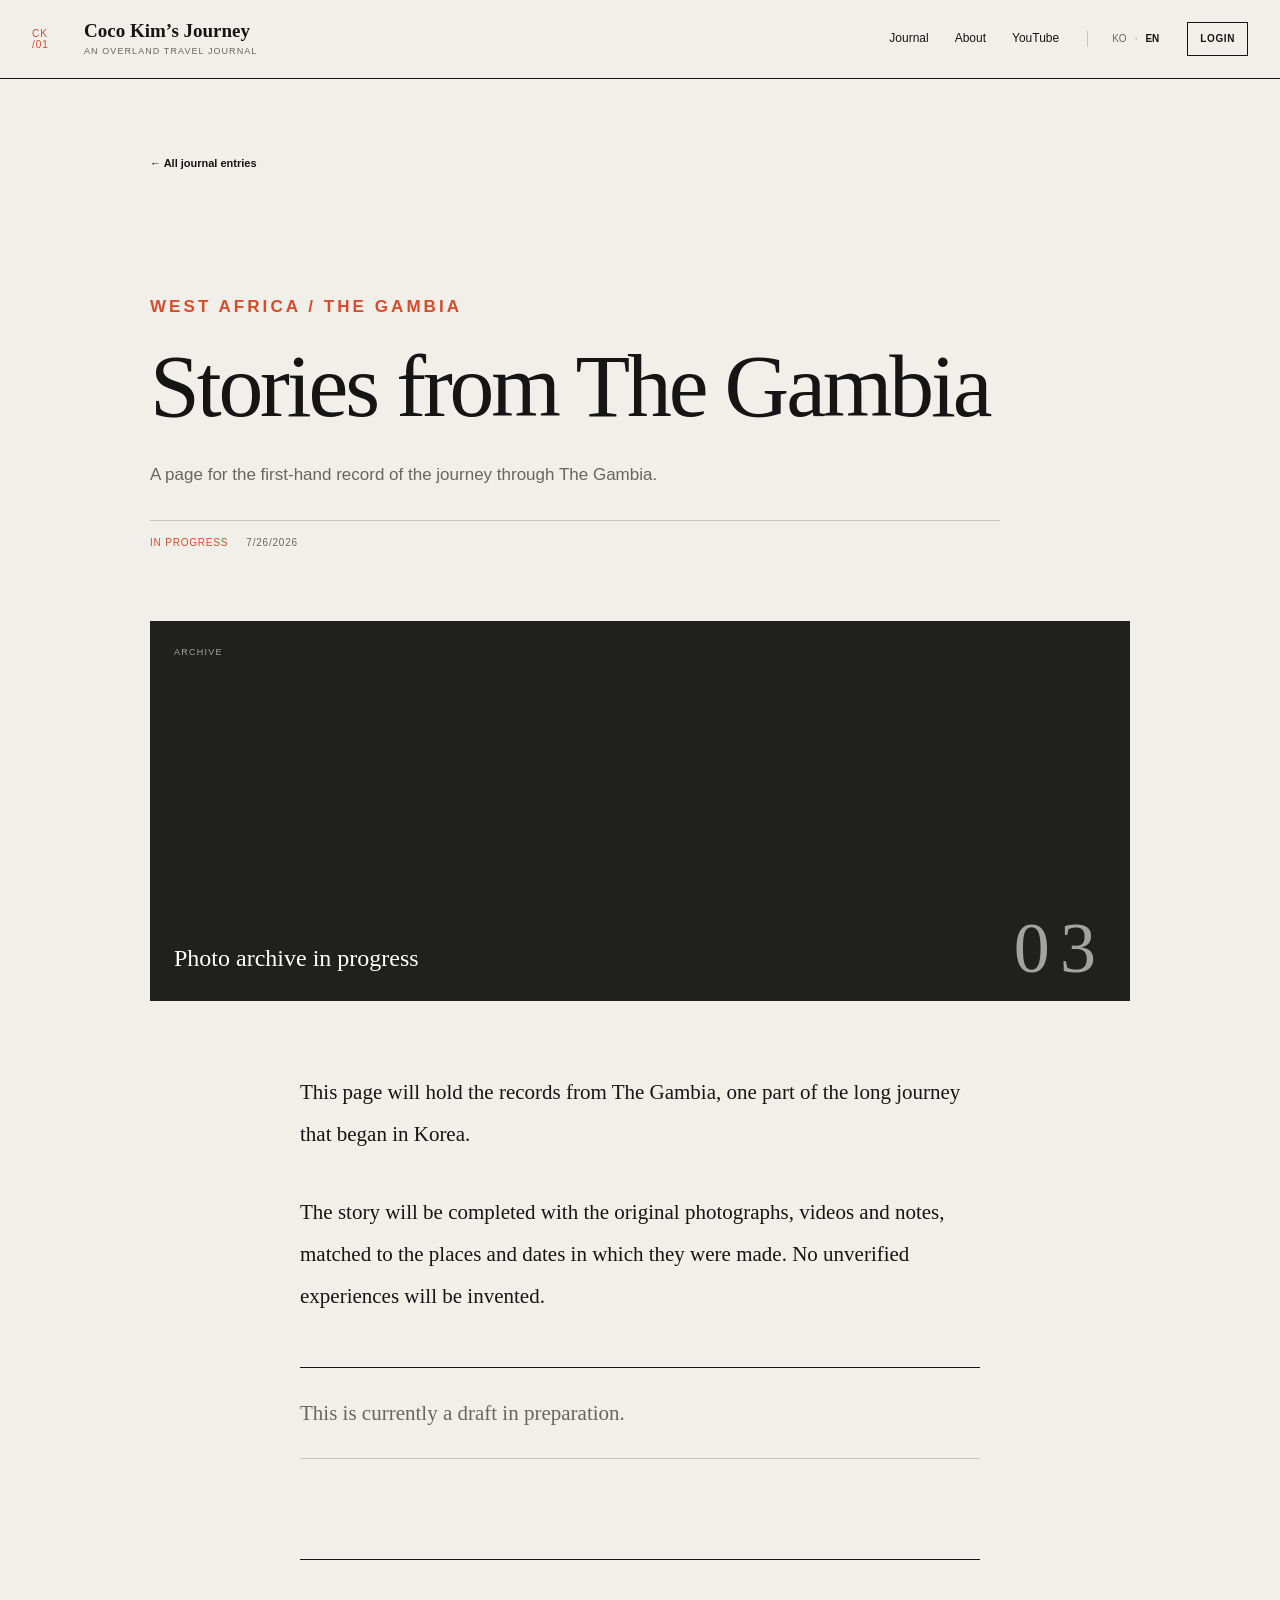
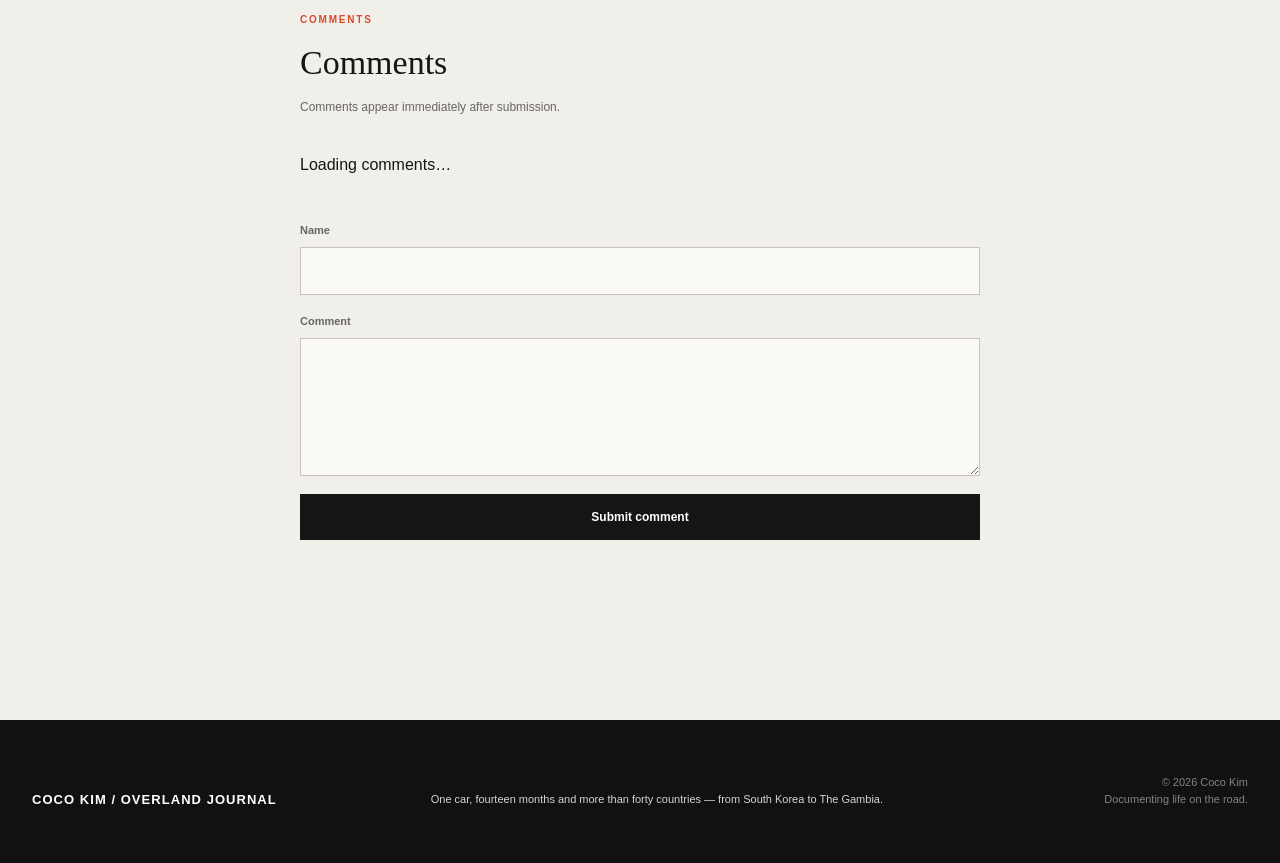
<file: en/travel/02-gambia/index.html>
<!DOCTYPE html><html lang="en"><head><meta charset="UTF-8"><meta name="viewport" content="width=device-width"><meta http-equiv="Content-Security-Policy" content="default-src 'self'; script-src 'self'; style-src 'self' 'unsafe-inline' https://fonts.googleapis.com; font-src 'self' https://fonts.gstatic.com; img-src 'self' data: https://uatiuccruclbvessngmr.supabase.co; connect-src 'self' https://uatiuccruclbvessngmr.supabase.co; object-src 'none'; frame-src 'none'; base-uri 'self'; form-action 'self'; upgrade-insecure-requests"><meta name="description" content="A page for the first-hand record of the journey through The Gambia."><meta name="theme-color" content="#f6f1e8"><meta property="og:title" content="Stories from The Gambia | Coco Kim’s Journey"><meta property="og:description" content="A page for the first-hand record of the journey through The Gambia."><meta property="og:type" content="website"><meta property="og:url" content="https://cocokim1.github.io/en/travel/02-gambia/"><link rel="canonical" href="https://cocokim1.github.io/en/travel/02-gambia/"><link rel="alternate" hreflang="ko" href="https://cocokim1.github.io/travel/02-gambia/"><link rel="alternate" hreflang="en" href="https://cocokim1.github.io/en/travel/02-gambia/"><link rel="icon" href="/favicon.svg" type="image/svg+xml"><title>Stories from The Gambia | Coco Kim’s Journey</title><link rel="stylesheet" href="/_astro/BaseLayout.C63br9T7.css"></head><body><a class="skip-link" href="#content">Skip to content</a><header class="site-header"><div class="header-inner"><a class="brand" href="/en/" aria-label="Coco Kim’s Journey home"><span class="brand-index" aria-hidden="true">CK<br>/01</span><span><strong data-cms-key="global.brand.en">Coco Kim’s Journey</strong><small data-cms-key="global.tagline.en">An overland travel journal</small></span></a><div class="header-actions"><nav aria-label="Main navigation"><a href="/en/" data-cms-key="global.nav.journal.en">Journal</a><a href="/en/about/" data-cms-key="global.nav.about.en">About</a><a href="https://www.youtube.com/@CocoKimTravels" target="_blank" rel="noreferrer" data-cms-key="global.youtube.url" data-cms-attr="href">YouTube<span class="sr-only"> opens in a new window</span></a></nav><div class="language-switch" aria-label="Choose language"><a href="/travel/02-gambia/" lang="ko">KO</a><span aria-hidden="true">·</span><a class="active" href="/en/travel/02-gambia/" lang="en" aria-current="page">EN</a></div><a class="admin-entry" href="/admin/" aria-label="Administrator login">Login</a></div></div></header><main id="content"><article class="article-page shell"><a class="back-link" href="/en/">← All journal entries</a><header class="article-header"><p class="section-code">West Africa / The Gambia</p><h1>Stories from The Gambia</h1><p>A page for the first-hand record of the journey through The Gambia.</p><div class="article-meta"><span>In progress</span><time datetime="2026-07-26T00:00:00.000Z">7/26/2026</time></div></header><div class="archive-placeholder"><span>ARCHIVE</span><strong>Photo archive in progress</strong><span>03</span></div><div class="prose"><p>This page will hold the records from The Gambia, one part of the long journey that began in Korea.</p><p>The story will be completed with the original photographs, videos and notes, matched to the places and dates in which they were made. No unverified experiences will be invented.</p><blockquote>This is currently a draft in preparation.</blockquote></div><section class="comments-section" data-comments data-post-slug="02-gambia" data-lang="en"><header><p class="section-code">COMMENTS</p><h2>Comments</h2><p>Comments appear immediately after submission.</p></header><div class="comments-list" aria-live="polite"><p>Loading comments…</p></div><form class="comment-form"><label>Name<input name="author_name" maxlength="40" required></label><label>Comment<textarea name="body" maxlength="1000" rows="5" required></textarea></label><label class="comment-trap" aria-hidden="true">Website<input name="website" tabindex="-1" autocomplete="off"></label><button type="submit">Submit comment</button><p class="comment-status" role="status"></p></form></section><script type="module" src="/_astro/Comments.astro_astro_type_script_index_0_lang.RWDMHwnn.js"></script></article></main><footer class="site-footer"><div class="footer-inner"><p class="footer-wordmark" data-cms-key="global.footer.wordmark">COCO KIM / OVERLAND JOURNAL</p><p data-cms-key="global.footer.en">One car, fourteen months and more than forty countries — from South Korea to The Gambia.</p><p class="copyright">© 2026 Coco Kim<br><span data-cms-key="global.footer.copy.en">Documenting life on the road.</span></p></div></footer><script type="module" src="/_astro/BaseLayout.astro_astro_type_script_index_0_lang.DFwBS9v-.js"></script></body></html>
</file>
<file: _astro/BaseLayout.C63br9T7.css>
@import "https://fonts.googleapis.com/css2?family=IBM+Plex+Sans:wght@400;500;600&family=Newsreader:opsz,wght@6..72,400;6..72,500;6..72,600&family=Noto+Serif+KR:wght@400;500;600&display=swap";:root{--paper:#f1efe9;--white:#faf9f6;--ink:#151515;--muted:#686660;--line:#c8c4bb;--signal:#d94b2b;--dark:#101110;--shell:min(1320px, calc(100% - 64px));color:var(--ink);background:var(--paper);font-synthesis:none;font-family:IBM Plex Sans,Noto Sans KR,sans-serif}*{box-sizing:border-box}html{scroll-behavior:smooth}body{background:var(--paper);margin:0;line-height:1.6}a{color:inherit;text-decoration:none}img{max-width:100%;display:block}.shell{width:var(--shell);margin-inline:auto}.sr-only{clip:rect(0, 0, 0, 0);white-space:nowrap;border:0;width:1px;height:1px;margin:-1px;padding:0;position:absolute;overflow:hidden}.skip-link{z-index:99;color:#fff;background:var(--ink);padding:10px 14px;position:fixed;top:-80px;left:16px}.skip-link:focus{top:16px}.site-header{z-index:20;border-bottom:1px solid var(--ink);background:#f1efe9f5;position:sticky;top:0}.header-inner{width:var(--shell);justify-content:space-between;align-items:center;gap:32px;min-height:78px;margin:auto;display:flex}.brand{align-items:center;gap:14px;display:flex}.brand-index{letter-spacing:.1em;min-width:38px;color:var(--signal);font-size:10px;line-height:1.1}.brand strong{font-family:Noto Serif KR,Newsreader,serif;font-size:17px;font-weight:600;line-height:1.15;display:block}html[lang=en] .brand strong{font-family:Newsreader,serif;font-size:19px}.brand small{color:var(--muted);letter-spacing:.12em;text-transform:uppercase;margin-top:2px;font-size:9px;display:block}.header-actions,nav,.language-switch{align-items:center;display:flex}.header-actions{gap:28px}nav{gap:26px}nav a{font-size:12px;font-weight:500;position:relative}nav a.active:after{background:var(--signal);content:"";height:2px;position:absolute;bottom:-10px;left:0;right:0}.language-switch{border-left:1px solid var(--line);color:var(--muted);gap:8px;padding-left:24px;font-size:10px}.language-switch a.active{color:var(--ink);font-weight:600}.admin-entry{border:1px solid var(--ink);letter-spacing:.06em;text-transform:uppercase;align-items:center;min-height:34px;padding:8px 12px;font-size:10px;font-weight:600;display:inline-flex}.admin-entry:hover,.admin-entry:focus-visible{color:#fff;background:var(--ink)}.journey-hero{color:#fff;background:#20211f;min-height:calc(100vh - 78px);position:relative;overflow:hidden}.hero-placeholder{color:#575954;letter-spacing:-.04em;background:#20211f;grid-template-columns:auto 1fr auto;align-items:center;gap:3vw;padding:5vw;font-family:Newsreader,serif;font-size:clamp(34px,6vw,94px);display:grid;position:absolute;inset:0}.hero-placeholder i{background:#575954;height:1px}.hero-placeholder.has-cms-image,.about-route-art.has-cms-image{background-position:50%;background-size:cover}.hero-shade{background:linear-gradient(90deg,#000000a8,#0000001f);position:absolute;inset:0}.hero-inner{flex-direction:column;justify-content:flex-end;align-items:flex-start;min-height:calc(100vh - 78px);padding:10vh 0 42px;display:flex;position:relative}.hero-kicker,.section-code{letter-spacing:.18em;text-transform:uppercase;margin:0;font-size:10px;font-weight:600}.hero-kicker{color:#e4dfd3;margin-bottom:20px}.journey-hero h1{letter-spacing:-.045em;max-width:980px;margin:0;font-family:Noto Serif KR,Newsreader,serif;font-size:clamp(58px,8vw,118px);font-weight:500;line-height:.98}html[lang=en] .journey-hero h1{max-width:1100px;font-family:Newsreader,serif}.journey-hero h1 em{color:#ff6542;font-style:normal}.hero-lead{color:#f1eee7;max-width:650px;margin:32px 0 24px;font-size:clamp(16px,1.4vw,20px);line-height:1.7}.text-link{border-bottom:1px solid;padding-bottom:4px;font-size:12px;font-weight:600;display:inline-block}.text-link-light{color:#fff}.image-credit{color:#ffffffb8;letter-spacing:.08em;text-transform:uppercase;writing-mode:vertical-rl;margin:0;font-size:9px;position:absolute;bottom:36px;right:0}.fact-strip{color:#fff;background:var(--signal)}.fact-strip dl{grid-template-columns:.7fr .7fr .7fr 1.4fr;margin:0 auto;display:grid}.fact-strip dl>div{border-left:1px solid #ffffff59;flex-direction:column;justify-content:space-between;min-height:126px;padding:25px 28px;display:flex}.fact-strip dl>div:last-child{border-right:1px solid #ffffff59}.fact-strip dt{letter-spacing:.12em;text-transform:uppercase;opacity:.76;order:2;font-size:9px}.fact-strip dd{margin:0;font-family:Noto Serif KR,Newsreader,serif;font-size:clamp(24px,2.5vw,38px);line-height:1.1}html[lang=en] .fact-strip dd{font-family:Newsreader,serif}.journey-statement{grid-template-columns:180px 1fr;gap:7vw;padding-block:130px;display:grid}.section-code{color:var(--signal);padding-top:10px}.statement-body{max-width:960px}.statement-body h2,.archive-header h2,.journal-header h2,.about-page h1,.article-header h1{letter-spacing:-.035em;margin:0;font-family:Noto Serif KR,Newsreader,serif;font-weight:500}html[lang=en] .statement-body h2,html[lang=en] .archive-header h2,html[lang=en] .journal-header h2,html[lang=en] .about-page h1,html[lang=en] .article-header h1{font-family:Newsreader,serif}.statement-body h2{max-width:880px;font-size:clamp(42px,5.6vw,78px);line-height:1.08}.statement-copy{grid-template-columns:1fr 1fr;gap:48px;margin-top:52px;display:grid}.statement-copy p{color:#3f3e3a;margin:0;font-size:16px;line-height:1.9}.route-axis{grid-template-columns:auto 1fr auto;align-items:center;gap:22px;margin-top:90px;display:grid}.route-axis strong{font-family:Noto Serif KR,Newsreader,serif;font-size:20px;font-weight:600}.route-axis span{background:var(--ink);height:1px;position:relative}.route-axis span:before,.route-axis span:after,.route-axis i{border:1px solid var(--ink);background:var(--paper);content:"";border-radius:50%;width:9px;height:9px;position:absolute;top:50%;transform:translateY(-50%)}.route-axis span:before{left:0}.route-axis span:after{right:0}.route-axis i{left:50%}.route-middle{text-align:center;letter-spacing:.1em;text-transform:uppercase;margin:14px 0 0;font-size:10px;font-weight:600}.route-note{color:var(--muted);margin:30px 0 0;font-size:11px}.video-archive{color:#fff;background:var(--dark);padding-block:110px}.archive-header,.journal-header{grid-template-columns:180px 1fr;gap:7vw;margin-bottom:52px;display:grid}.archive-header .section-code{color:#ff6542}.archive-header h2,.journal-header h2{font-size:clamp(40px,5vw,68px);line-height:1.05}.archive-header>div>p,.journal-header>div>p{color:#a9a8a2;max-width:620px;margin:18px 0 0;font-size:14px}.video-grid{background:#3a3b38;border:1px solid #3a3b38;grid-template-columns:1.35fr .65fr;gap:1px;display:grid}.video-entry{background:var(--dark)}.video-entry.featured{grid-row:span 2}.video-entry a{grid-template-columns:44% 1fr;height:100%;display:grid}.video-entry.featured a{display:block}.video-image{background:#252623;min-height:220px;position:relative;overflow:hidden}.video-entry.featured .video-image{aspect-ratio:16/9}.video-image img{object-fit:cover;filter:saturate(.75)contrast(1.05);width:100%;height:100%;transition:transform .45s,filter .45s}.video-entry a:hover img{filter:saturate()contrast();transform:scale(1.015)}.video-image>span{color:#fff;letter-spacing:.12em;background:#000000c7;padding:5px 8px;font-size:9px;position:absolute;top:14px;left:14px}.video-copy{flex-direction:column;align-items:flex-start;padding:24px;display:flex}.video-entry.featured .video-copy{grid-template-columns:50px 1fr auto;align-items:start;gap:22px;min-height:190px;padding:28px 30px;display:grid}.video-copy p{color:#777872;margin:0;font-size:10px}.video-copy h3{margin:12px 0 30px;font-family:Noto Serif KR,Newsreader,serif;font-size:22px;font-weight:500;line-height:1.35}html[lang=en] .video-copy h3{font-family:Newsreader,serif}.video-entry.featured h3{margin:0;font-size:clamp(24px,2.5vw,36px)}.video-copy>span{color:#b5b4ae;margin-top:auto;font-size:10px}.video-entry.featured .video-copy>span{white-space:nowrap;margin-top:7px}.written-journal{padding-block:130px}.journal-header .section-code{color:var(--signal)}.journal-header>div>p{color:var(--muted);line-height:1.75}.journal-list{border-top:1px solid var(--ink);margin:0;padding:0;list-style:none}.journal-list li{border-bottom:1px solid var(--line)}.journal-list a{grid-template-columns:70px 190px 1fr 90px 30px;align-items:center;gap:22px;min-height:112px;transition:background .2s;display:grid}.journal-list a:hover{background:var(--white)}.journal-number,.journal-place,.journal-status{letter-spacing:.08em;text-transform:uppercase;font-size:10px}.journal-number{color:var(--signal)}.journal-place{color:var(--muted)}.journal-title{font-family:Noto Serif KR,Newsreader,serif;font-size:clamp(20px,2.2vw,31px);font-weight:500}html[lang=en] .journal-title{font-family:Newsreader,serif}.journal-status{color:var(--muted)}.journal-arrow{font-size:20px}.site-footer{color:#d6d5d0;background:var(--dark);padding-block:54px}.footer-inner{width:var(--shell);grid-template-columns:1fr 1.4fr .8fr;align-items:end;gap:50px;margin:auto;display:grid}.footer-inner p{margin:0;font-size:11px}.footer-wordmark{color:#fff;letter-spacing:.08em;font-weight:600;line-height:1.3;font-size:13px!important}.copyright{color:#84847f;text-align:right}.about-page{padding-block:110px 150px}.about-page>h1{max-width:1050px;margin-top:24px;font-size:clamp(52px,7vw,94px);line-height:1.04}.about-page h1 em{color:var(--signal);font-style:normal}.about-editorial{grid-template-columns:1.1fr .9fr;align-items:start;gap:8vw;margin-top:80px;display:grid}.about-editorial figure{margin:0}.about-route-art{color:#e8e5dc;background:#20211f;grid-template-rows:1fr auto;grid-template-columns:auto 1fr auto;align-items:center;gap:22px;min-height:460px;padding:32px;font-family:Newsreader,serif;font-size:clamp(48px,6vw,88px);display:grid}.about-route-art i{background:#656660;height:1px}.about-route-art strong{color:#ff6542;letter-spacing:.12em;grid-column:1/-1;font-family:IBM Plex Sans,sans-serif;font-size:12px;line-height:1.5}.about-editorial figcaption{color:var(--muted);letter-spacing:.12em;margin-top:10px;font-size:9px}.about-copy{max-width:580px;padding-top:4vw}.about-copy h2{margin:0 0 30px;font-family:Noto Serif KR,Newsreader,serif;font-size:34px;font-weight:500}.about-copy>p{color:#3f3e3a;margin:0 0 22px;font-size:16px;line-height:1.9}.about-copy aside{border-top:1px solid var(--ink);border-bottom:1px solid var(--line);margin-top:52px;padding:22px 0}.about-copy aside strong{color:var(--signal);letter-spacing:.1em;text-transform:uppercase;font-size:10px}.about-copy aside p{margin:10px 0 0;font-size:13px}.article-page{max-width:980px;padding-block:70px 140px}.back-link{margin-bottom:80px;font-size:11px;font-weight:600;display:inline-block}.article-header{max-width:850px}.article-header .section-code{color:var(--signal)}.article-header h1{margin-top:20px;font-size:clamp(48px,7vw,92px);line-height:1.02}.article-header>p{max-width:640px;color:var(--muted);margin:30px 0 0;font-size:17px}.article-meta{border-top:1px solid var(--line);color:var(--muted);letter-spacing:.08em;text-transform:uppercase;gap:18px;margin-top:32px;padding-top:14px;font-size:10px;display:flex}.article-meta span{color:var(--signal)}.archive-placeholder{color:#a3a39e;background:#20211f;grid-template-rows:1fr auto;grid-template-columns:1fr auto;height:380px;margin-top:70px;padding:24px;display:grid}.archive-placeholder span{letter-spacing:.14em;font-size:9px}.archive-placeholder span:last-child{grid-column:2;font-family:Newsreader,serif;font-size:72px;line-height:.8}.archive-placeholder strong{color:#fff;grid-column:1;align-self:end;font-family:Noto Serif KR,Newsreader,serif;font-size:24px;font-weight:500}.prose{max-width:680px;margin:70px auto 0;font-family:Noto Serif KR,Newsreader,serif;font-size:18px;line-height:2}html[lang=en] .prose{font-family:Newsreader,serif;font-size:21px}.prose p{margin:0 0 1.7em}.prose figure{width:min(100vw - 36px,860px);margin:58px 50%;transform:translate(-50%)}.prose figure img{object-fit:contain;background:#ede9e0;width:100%;max-height:760px}.prose figcaption{color:var(--muted);text-align:center;margin-top:10px;font-family:IBM Plex Sans,sans-serif;font-size:11px;line-height:1.5}.prose blockquote{border-top:1px solid var(--ink);border-bottom:1px solid var(--line);color:var(--muted);margin:50px 0;padding:24px 0}.comments-section{border-top:1px solid var(--ink);max-width:680px;margin:100px auto 0;padding-top:42px}.comments-section header{margin-bottom:34px}.comments-section header h2{margin:8px 0 0;font-family:Noto Serif KR,Newsreader,serif;font-size:34px;font-weight:500}.comments-section header>p:last-child{color:var(--muted);margin:8px 0 0;font-size:12px}.comments-list article{border-bottom:1px solid var(--line);padding:20px 0}.comments-list article>p:last-child{white-space:pre-wrap;margin:10px 0 0}.comment-meta{color:var(--muted);justify-content:space-between;margin:0;font-size:10px;display:flex}.comment-meta strong{color:var(--ink)}.comment-form{gap:18px;margin-top:45px;display:grid}.comment-form label{color:var(--muted);gap:7px;font-size:11px;font-weight:600;display:grid}.comment-form input,.comment-form textarea{border:1px solid var(--line);width:100%;color:var(--ink);background:var(--white);border-radius:0;padding:12px;font:14px/1.6 IBM Plex Sans,sans-serif}.comment-form textarea{resize:vertical}.comment-form button{color:#fff;background:var(--ink);cursor:pointer;border:0;min-height:46px;padding:10px 18px;font:600 12px IBM Plex Sans,sans-serif}.comment-form button:hover{background:var(--signal)}.comment-status{min-height:22px;color:var(--muted);margin:0;font-size:11px}.comment-trap{width:1px!important;height:1px!important;position:absolute!important;left:-10000px!important;overflow:hidden!important}.dynamic-cover{object-fit:cover;width:100%;max-height:680px;margin-top:60px}@media (width<=980px){:root{--shell:min(100% - 36px, 760px)}.header-inner{min-height:68px}.brand small{display:none}.header-actions,nav{gap:16px}nav a{font-size:11px}.language-switch{padding-left:14px}.admin-entry{min-height:40px}.journey-hero,.hero-inner{min-height:760px}.image-credit{display:none}.fact-strip dl{grid-template-columns:1fr 1fr}.fact-strip dl>div:nth-child(3){border-top:1px solid #ffffff59}.fact-strip dl>div:nth-child(4){border-top:1px solid #ffffff59;border-right:1px solid #ffffff59}.journey-statement,.archive-header,.journal-header{grid-template-columns:1fr;gap:28px}.statement-copy{gap:28px}.video-grid{grid-template-columns:1fr}.video-entry.featured{grid-row:auto}.video-entry.featured .video-copy{min-height:0}.video-entry:not(.featured) a{grid-template-columns:40% 1fr}.journal-list a{grid-template-columns:50px 130px 1fr 30px}.journal-status{display:none}.about-editorial{grid-template-columns:1fr;gap:40px}.about-copy{padding-top:0}}@media (width<=620px){:root{--shell:calc(100% - 28px)}.brand-index{min-width:28px}.brand strong{font-size:14px}html[lang=en] .brand strong{font-size:16px}nav a:nth-child(2),nav a:nth-child(3){display:none}.header-actions{gap:10px}.language-switch{padding-left:10px}.journey-hero,.hero-inner{min-height:calc(100svh - 68px)}.hero-placeholder{grid-template-columns:1fr;align-content:center;gap:10px;padding:20px;font-size:48px}.hero-placeholder i{width:65%}.hero-shade{background:linear-gradient(#0000001a,#00000061 28%,#000000db 100%)}.hero-inner{padding-bottom:28px}.journey-hero h1{font-size:clamp(45px,13vw,68px);line-height:1.02}.hero-lead{margin-top:24px;font-size:14px;line-height:1.65}.fact-strip dl>div{min-height:104px;padding:18px 14px}.fact-strip dd{font-size:23px}.journey-statement,.video-archive,.written-journal{padding-block:82px}.statement-body h2,.archive-header h2,.journal-header h2{font-size:39px}.statement-copy{grid-template-columns:1fr;margin-top:34px}.statement-copy p{font-size:14px}.route-axis{gap:12px;margin-top:58px}.route-axis strong{font-size:15px}.route-middle{font-size:8px}.video-entry.featured .video-copy{grid-template-columns:34px 1fr;padding:20px}.video-entry.featured .video-copy>span{grid-column:2}.video-entry:not(.featured) a{grid-template-columns:1fr}.video-entry:not(.featured) .video-image{aspect-ratio:16/9;min-height:0}.video-copy h3,.video-entry.featured h3{font-size:22px}.journal-list a{grid-template-columns:38px 1fr 24px;gap:12px;min-height:120px;padding:18px 0}.journal-place{grid-column:2;align-self:end}.journal-title{grid-column:2;font-size:22px}.journal-arrow{grid-area:1/3/span 2}.footer-inner{grid-template-columns:1fr;gap:28px}.copyright{text-align:left}.about-page{padding-block:72px 100px}.about-page>h1{font-size:45px}.about-editorial{margin-top:50px}.about-copy h2{font-size:28px}.article-page{padding-block:50px 100px}.back-link{margin-bottom:55px}.article-header h1{font-size:47px}.archive-placeholder{height:280px}.prose{font-size:16px}}@media (prefers-reduced-motion:reduce){html{scroll-behavior:auto}.video-image img{transition:none}}
</file>
<file: _astro/index.ChnaMbv8.css>
.admin-page{width:min(1180px,100% - 40px);min-height:75vh;margin:0 auto;padding:80px 0 130px}.admin-page h1{margin:12px 0 18px;font-family:Noto Serif KR,serif;font-size:clamp(42px,6vw,76px);line-height:1}.admin-page h2{margin:0;font-family:Noto Serif KR,serif;font-size:30px}.admin-page button{color:#fff;min-height:44px;font:inherit;cursor:pointer;background:#151515;border:1px solid #151515;padding:10px 18px;font-size:13px}.admin-page button:hover{color:#fff;background:#d94b2b;border-color:#d94b2b}.admin-page button.danger{color:#9f2915;background:0 0;border-color:#9f2915}.admin-page button.secondary{color:#151515;background:0 0}.admin-page label{color:#686660;letter-spacing:.03em;gap:7px;font-size:11px;font-weight:600;display:grid}.admin-page input,.admin-page textarea,.admin-page select{color:#151515;background:#faf9f6;border:1px solid #b9b5ad;border-radius:0;width:100%;padding:12px 13px;font:14px/1.5 IBM Plex Sans,sans-serif}.admin-page textarea{resize:vertical}.admin-page [role=status]{color:#246530;min-height:24px;font-size:12px}.admin-page [role=status].error{color:#9f2915}.admin-login{max-width:520px;margin:0 auto}.admin-login>p:not(.section-code){color:#686660}.admin-login form{gap:20px;margin-top:38px;display:grid}.admin-login .login-help{color:#686660;margin:-8px 0 0;font-size:12px;line-height:1.6}.admin-login aside{border:1px solid #d94b2b;margin-top:36px;padding:22px}.admin-dashboard>header{justify-content:space-between;align-items:flex-end;gap:30px;display:flex}.admin-account{background:#faf9f6;border-top:3px solid #151515;margin-top:36px;padding:24px}.admin-account h2,.admin-account p{margin-top:0}.admin-account form{grid-template-columns:1fr 1fr auto;align-items:end;gap:14px;display:grid}.admin-account form [role=status]{grid-column:1/-1}.admin-tabs{border-bottom:1px solid #151515;gap:0;margin-top:50px;display:flex;overflow-x:auto}.admin-tabs button{color:#686660;background:0 0;border:0;border-bottom:3px solid #0000;flex:1;min-width:130px}.admin-tabs button.active{color:#151515;background:0 0;border-bottom-color:#d94b2b}.admin-panel{padding-top:50px;display:none}.admin-panel.active{display:block}.admin-panel>header{justify-content:space-between;align-items:flex-end;gap:25px;margin-bottom:35px;display:flex}.admin-panel>header p{color:#686660;margin:8px 0 0}.content-field-group{background:#faf9f6;border-top:3px solid #151515;grid-template-columns:repeat(2,minmax(0,1fr));gap:20px;margin-bottom:36px;padding:28px;display:grid}.content-field-group h3{text-transform:uppercase;letter-spacing:.08em;grid-column:1/-1;margin:0 0 8px;font-size:14px}.content-field-group label:has(textarea){grid-column:1/-1}.admin-save{position:sticky;bottom:18px;box-shadow:0 4px 18px #00000029}.admin-split{grid-template-columns:.75fr 1.25fr;align-items:start;gap:38px;display:grid}.post-index{position:sticky;top:90px}.post-index h3{margin:0 0 14px;font-size:14px}[data-post-list]{border-top:1px solid #151515}[data-post-list] article{border-bottom:1px solid #c8c4bb;justify-content:space-between;gap:18px;padding:16px 0;display:flex}[data-post-list] strong,[data-post-list] small{display:block}[data-post-list] small{color:#686660;margin-top:5px}[data-post-form],[data-media-form]{background:#faf9f6;border-top:3px solid #151515;gap:18px;padding:28px;display:grid}.post-editor-header{justify-content:space-between;align-items:flex-end;gap:20px;display:flex}.post-editor-header h3{margin:5px 0 0;font-family:Noto Serif KR,serif;font-size:26px}.post-photo-tools{background:#f1eee7;border:1px solid #c8c4bb;gap:16px;padding:20px;display:grid}.post-photo-tools h4{margin:0;font-size:14px}.post-upload-row{grid-template-columns:minmax(0,1fr) minmax(0,1fr) auto;align-items:end;gap:12px;display:grid}.post-upload-row:first-of-type{grid-template-columns:minmax(0,1fr) auto}.post-photo-tools .form-help,[data-post-form] label small{color:#686660;margin:0;font-size:11px;font-weight:400;line-height:1.6}[data-cover-preview]{object-fit:cover;width:min(100%,520px);max-height:300px}.post-editor-actions{gap:10px;display:flex}.admin-two{grid-template-columns:1fr 1fr;gap:14px;display:grid}.media-grid{grid-template-columns:repeat(3,minmax(0,1fr));gap:16px;margin-top:36px;display:grid}.media-grid figure{background:#faf9f6;margin:0}.media-grid img{aspect-ratio:4/3;object-fit:cover;width:100%}.media-grid figcaption{justify-content:space-between;align-items:center;gap:8px;padding:10px;display:flex;overflow:hidden}.media-grid figcaption span{text-overflow:ellipsis;white-space:nowrap;font-size:10px;overflow:hidden}.media-grid button{white-space:nowrap;min-height:34px;padding:6px 9px;font-size:10px}[data-comment-list]{border-top:1px solid #151515}[data-comment-list] article{border-bottom:1px solid #c8c4bb;padding:22px 0}[data-comment-list] article>p{white-space:pre-wrap}[data-comment-list] .comment-meta{color:#686660;font-size:10px}[data-comment-list] article>strong{color:#d94b2b;text-transform:uppercase;font-size:10px}[data-comment-list] article>div{gap:8px;margin-top:15px;display:flex}@media (width<=760px){.admin-page{width:calc(100% - 28px);padding-top:55px}.admin-dashboard>header,.admin-panel>header{flex-direction:column;align-items:flex-start}.admin-account form{grid-template-columns:1fr}.admin-account form [role=status]{grid-column:1}.content-field-group,.admin-split,.admin-two,.post-upload-row,.post-upload-row:first-of-type{grid-template-columns:1fr}.post-index{position:static}.content-field-group label:has(textarea),.content-field-group h3{grid-column:1}.media-grid{grid-template-columns:1fr 1fr}}
</file>
